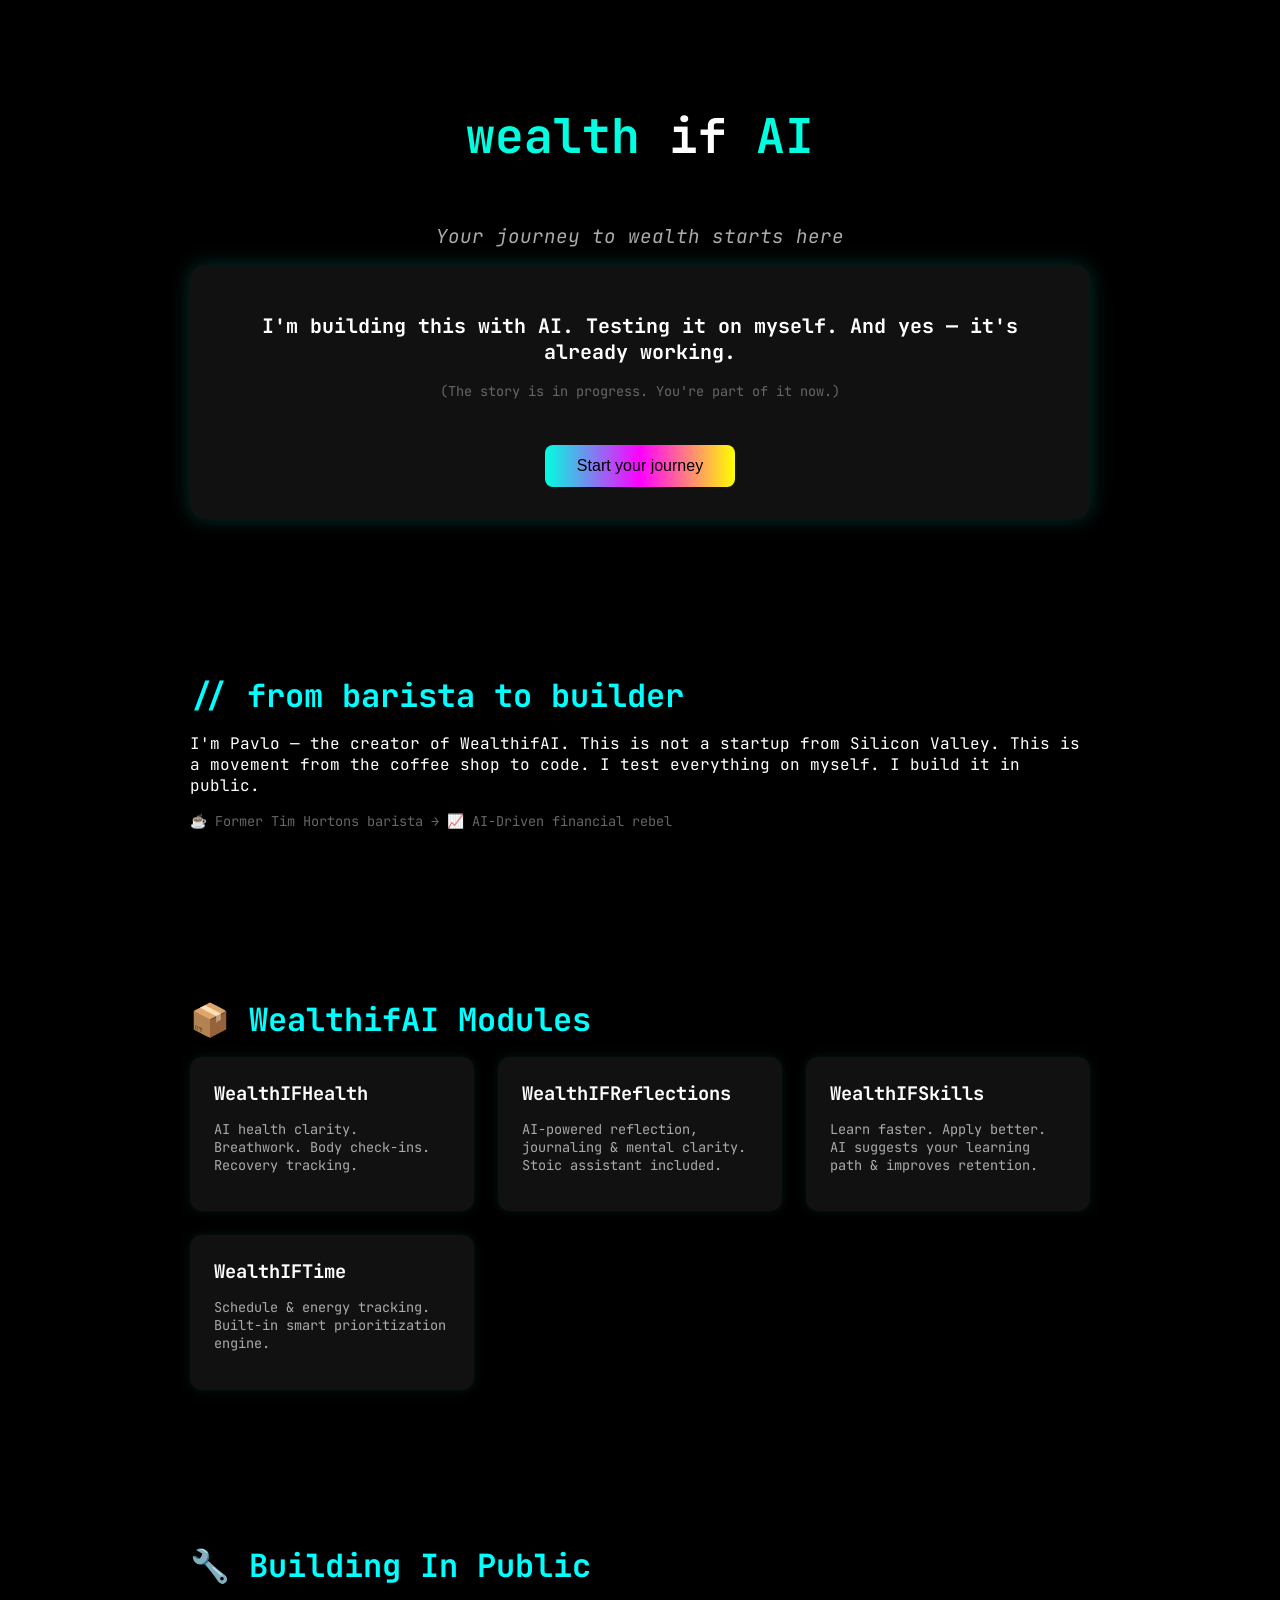
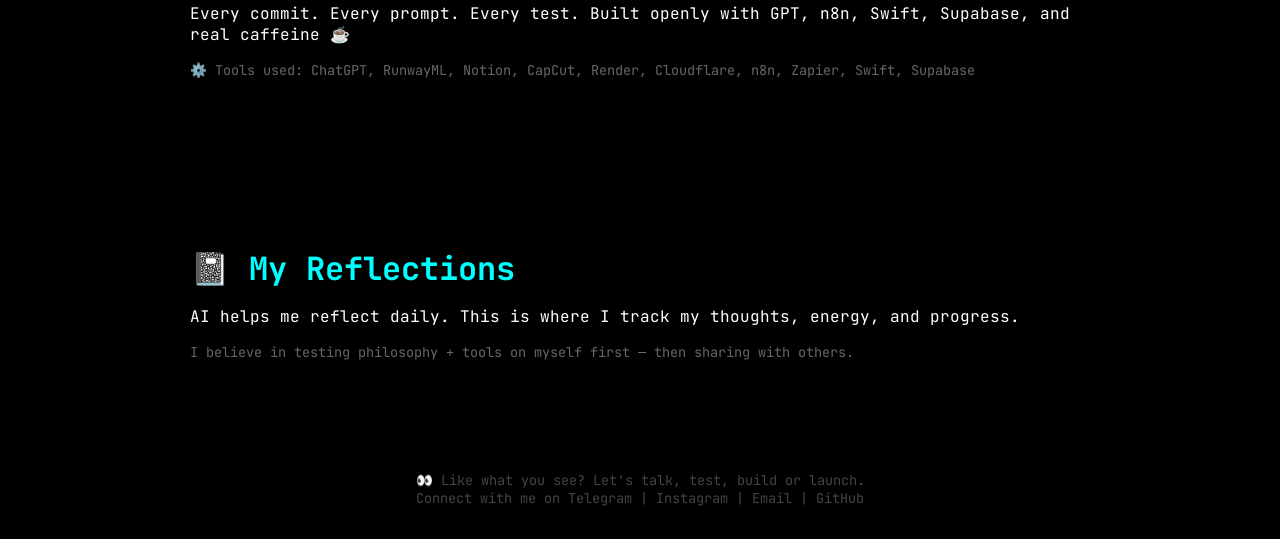
<file: index.html>
<!DOCTYPE html>
<html lang="en">
<head>
  <meta charset="UTF-8" />
  <meta name="viewport" content="width=device-width, initial-scale=1.0" />
  <title>WealthifAI — Unlock Wealth, if AI</title>
  <link rel="preconnect" href="https://fonts.googleapis.com">
  <link href="https://fonts.googleapis.com/css2?family=JetBrains+Mono&display=swap" rel="stylesheet">
  <style>
    body {
      margin: 0;
      font-family: 'JetBrains Mono', monospace;
      background-color: #000;
      color: #fff;
    }
    section {
      padding: 4rem 2rem;
      max-width: 900px;
      margin: auto;
    }
    .hero {
      display: flex;
      flex-direction: column;
      align-items: center;
      text-align: center;
    }
    .hero h1 {
      font-size: 3rem;
      color: #00ffe0;
    }
    .hero .subtitle {
      font-size: 1.2rem;
      color: #aaa;
      margin: 1rem 0;
      font-style: italic;
    }
    .highlight-box {
      background: #111;
      padding: 2rem;
      border-radius: 16px;
      box-shadow: 0 0 20px rgba(0, 255, 224, 0.2);
    }
    .highlight-box h2 {
      font-size: 1.25rem;
      color: #fff;
    }
    .note {
      font-size: 0.85rem;
      color: #666;
    }
    .section-title {
      font-size: 2rem;
      margin-bottom: 1rem;
      color: #0ff;
    }
    .card-grid {
      display: grid;
      grid-template-columns: repeat(auto-fit, minmax(250px, 1fr));
      gap: 1.5rem;
    }
    .card {
      background: #111;
      padding: 1.5rem;
      border-radius: 12px;
      box-shadow: 0 0 10px rgba(0, 255, 224, 0.1);
    }
    .card h3 {
      margin: 0 0 0.5rem;
      color: #fff;
    }
    .card p {
      font-size: 0.85rem;
      color: #aaa;
    }
    .join-button {
      margin-top: 2rem;
      background: linear-gradient(to right, #00ffe0, #f0f, #ff0);
      color: #000;
      border: none;
      padding: 0.75rem 2rem;
      border-radius: 8px;
      font-size: 1rem;
      cursor: pointer;
      transition: 0.3s;
    }
    .join-button:hover {
      opacity: 0.9;
    }
    .footer {
      text-align: center;
      font-size: 0.85rem;
      color: #444;
      padding: 2rem;
    }
  </style>
</head>
<body>
  <section class="hero">
    <h1>wealth <span style="color:#fff">if</span> AI</h1>
    <div class="subtitle">Your journey to wealth starts here</div>
    <div class="highlight-box">
      <h2>I'm building this with AI. Testing it on myself. And yes — it's already working.</h2>
      <p class="note">(The story is in progress. You're part of it now.)</p>
      <button class="join-button">Start your journey</button>
    </div>
  </section>

  <section>
    <h2 class="section-title">// from barista to builder</h2>
    <p>
      I'm Pavlo — the creator of WealthifAI. This is not a startup from Silicon Valley.
      This is a movement from the coffee shop to code. I test everything on myself. I build it in public.
    </p>
    <p class="note">☕ Former Tim Hortons barista → 📈 AI-Driven financial rebel</p>
  </section>

  <section>
    <h2 class="section-title">📦 WealthifAI Modules</h2>
    <div class="card-grid">
      <div class="card">
        <h3>WealthIFHealth</h3>
        <p>AI health clarity. Breathwork. Body check-ins. Recovery tracking.</p>
      </div>
      <div class="card">
        <h3>WealthIFReflections</h3>
        <p>AI-powered reflection, journaling & mental clarity. Stoic assistant included.</p>
      </div>
      <div class="card">
        <h3>WealthIFSkills</h3>
        <p>Learn faster. Apply better. AI suggests your learning path & improves retention.</p>
      </div>
      <div class="card">
        <h3>WealthIFTime</h3>
        <p>Schedule & energy tracking. Built-in smart prioritization engine.</p>
      </div>
    </div>
  </section>

  <section>
    <h2 class="section-title">🔧 Building In Public</h2>
    <p>Every commit. Every prompt. Every test. Built openly with GPT, n8n, Swift, Supabase, and real caffeine ☕</p>
    <p class="note">⚙️ Tools used: ChatGPT, RunwayML, Notion, CapCut, Render, Cloudflare, n8n, Zapier, Swift, Supabase</p>
  </section>

  <section>
    <h2 class="section-title">📓 My Reflections</h2>
    <p>AI helps me reflect daily. This is where I track my thoughts, energy, and progress.</p>
    <p class="note">I believe in testing philosophy + tools on myself first — then sharing with others.</p>
  </section>

  <section class="footer">
    👀 Like what you see? Let's talk, test, build or launch.<br />
    Connect with me on Telegram | Instagram | Email | GitHub
  </section>
</body>
</html>
</file>
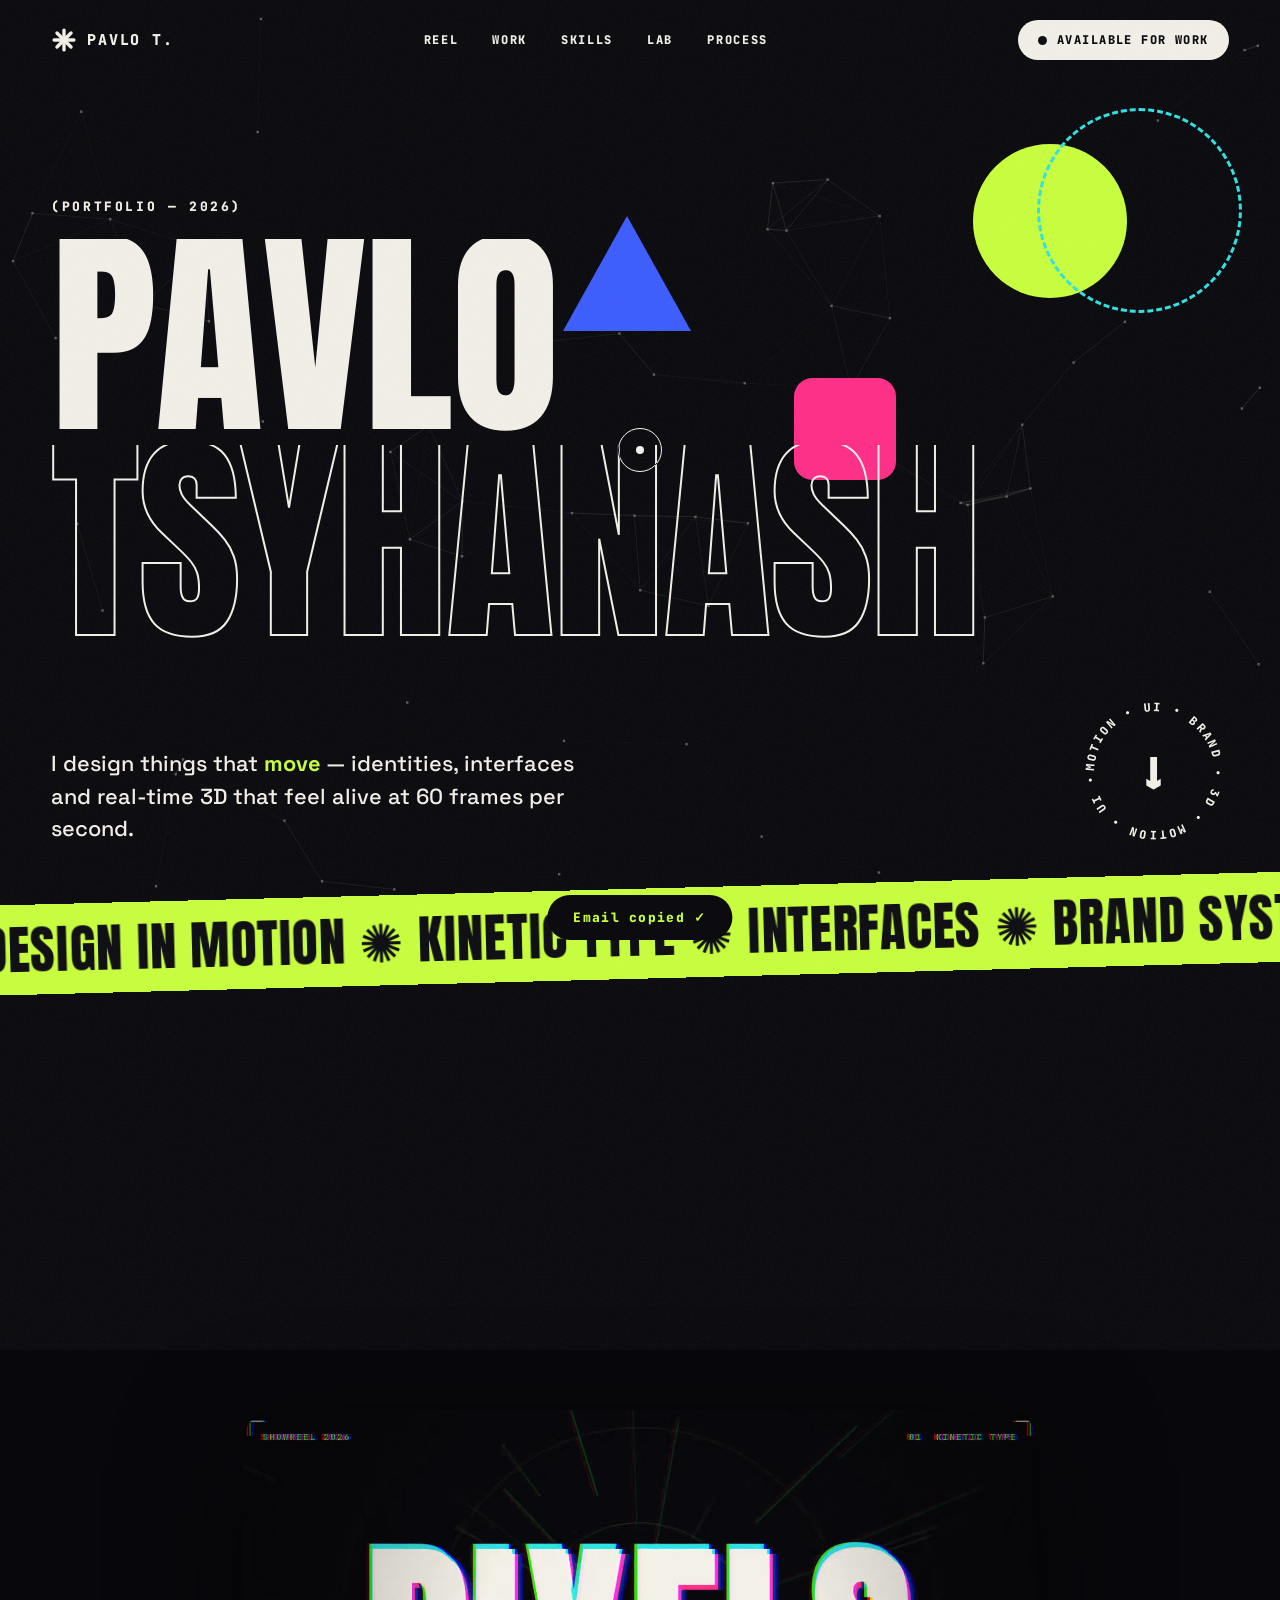
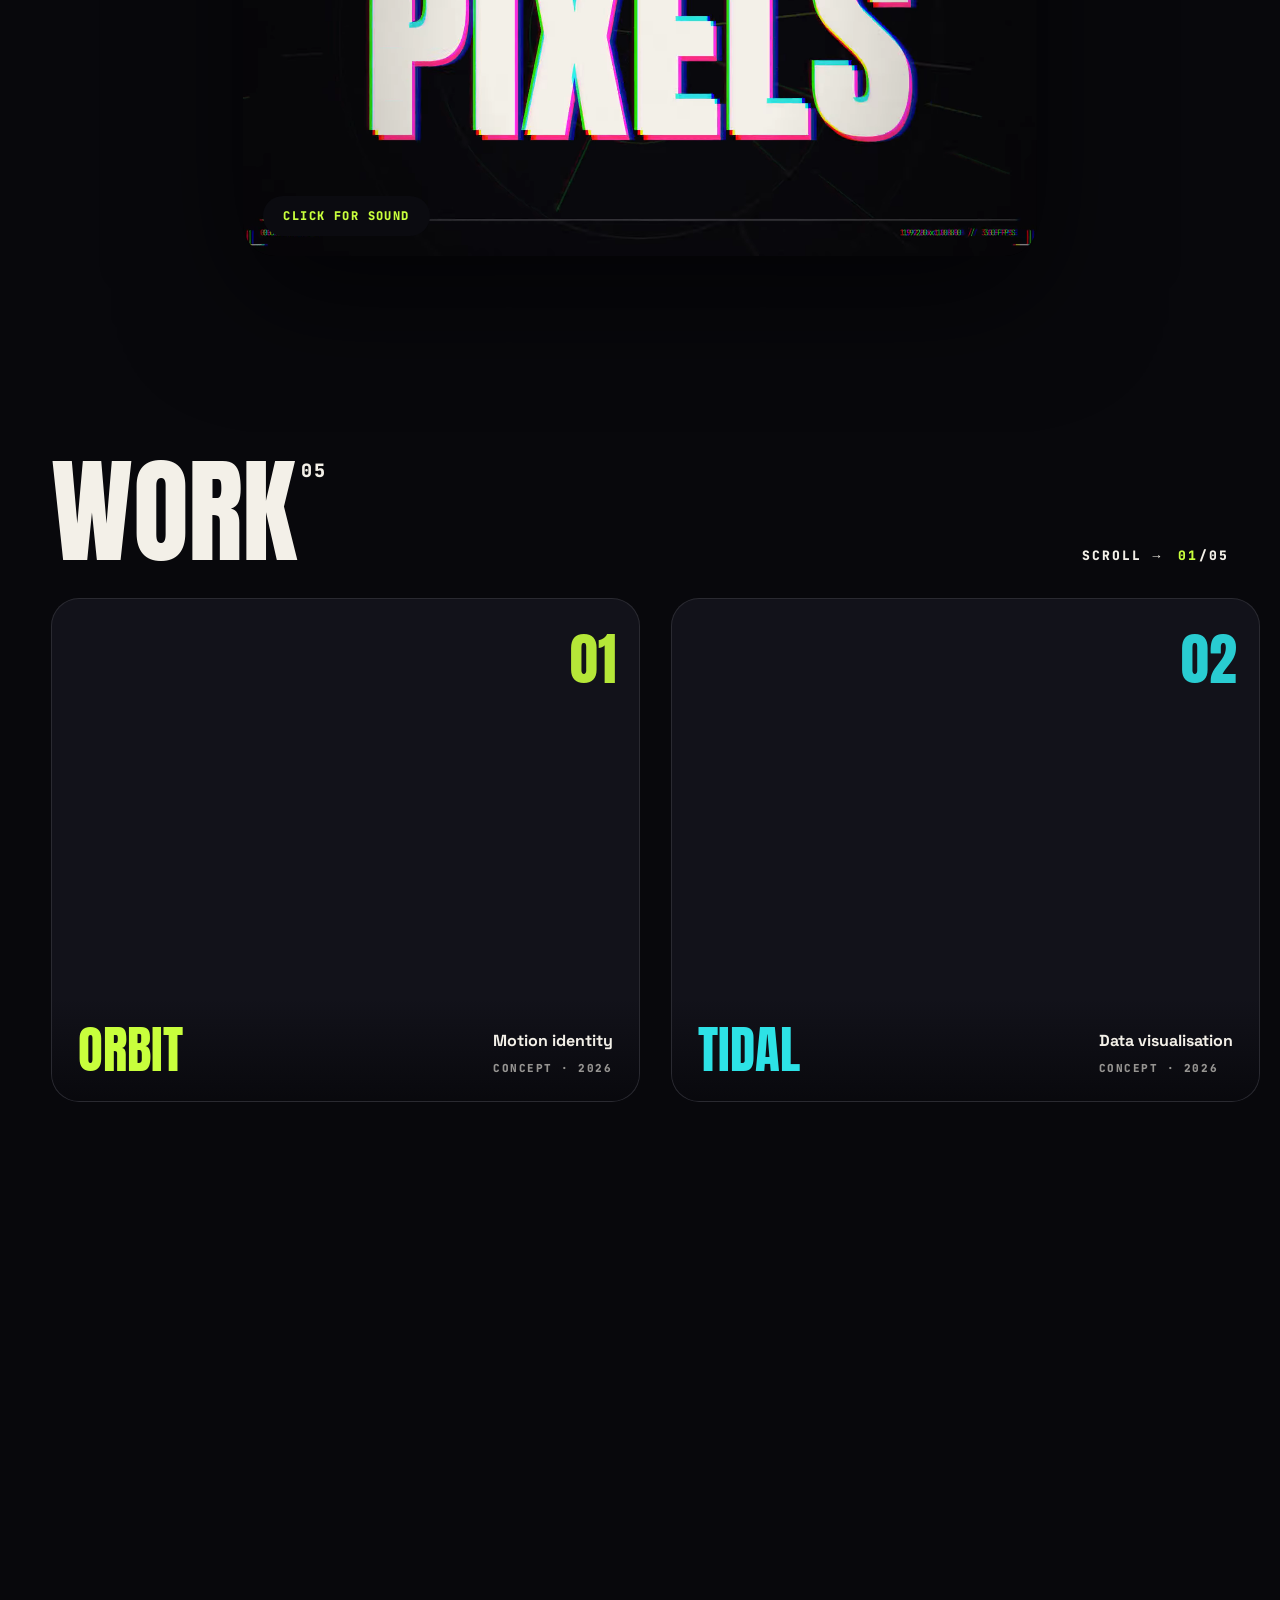
<file: portfolio/index.html>
<!doctype html>
<html lang="en">
<head>
<meta charset="utf-8">
<meta name="viewport" content="width=device-width,initial-scale=1">
<title>Pavlo Tsyhanash — Motion / UI / Brand / 3D</title>
<meta name="description" content="Portfolio of Pavlo Tsyhanash — motion, interface, brand and real-time 3D design.">
<link rel="stylesheet" href="style.css">
</head>
<body class="is-loading">

<div class="loader" aria-hidden="true">
  <div class="loader__panel loader__panel--top"></div>
  <div class="loader__panel loader__panel--bot"></div>
  <div class="loader__count"><span id="loadNum">0</span><i>%</i></div>
  <div class="loader__label">LOADING SHOWREEL 2026</div>
</div>

<canvas id="bg" aria-hidden="true"></canvas>
<div class="grain" aria-hidden="true"></div>
<div class="cursor" aria-hidden="true"><div class="cursor__dot"></div><div class="cursor__ring"><span></span></div></div>
<div class="progress" aria-hidden="true"><i></i></div>

<header class="nav">
  <a href="#hero" class="nav__logo" data-magnet>
    <svg viewBox="-50 -50 100 100" class="star" aria-hidden="true"><g stroke="currentColor" stroke-width="13" stroke-linecap="round"><path d="M-38 0H38"/><path d="M-27 -27L27 27"/><path d="M0 -38V38"/><path d="M27 -27L-27 27"/></g></svg>
    <span>PAVLO T.</span>
  </a>
  <nav class="nav__links">
    <a href="#reel" data-magnet>Reel</a>
    <a href="#work" data-magnet>Work</a>
    <a href="#skills" data-magnet>Skills</a>
    <a href="#lab" data-magnet>Lab</a>
    <a href="#process" data-magnet>Process</a>
  </nav>
  <a href="#contact" class="pill pill--live" data-magnet><i></i>Available for work</a>
</header>

<main>

<!-- HERO -->
<section id="hero" class="hero" data-bg="#08080c" data-fg="#f3f0e8">
  <div class="hero__shapes" aria-hidden="true">
    <span class="shape shape--circle" data-depth="40"></span>
    <span class="shape shape--square" data-depth="-60"></span>
    <span class="shape shape--tri" data-depth="80"></span>
    <span class="shape shape--ring" data-depth="-30"></span>
  </div>
  <p class="eyebrow reveal-line"><span>(Portfolio — 2026)</span></p>
  <h1 class="hero__title" aria-label="Pavlo Tsyhanash">
    <span class="row" data-split>PAVLO</span>
    <span class="row row--outline" data-split>TSYHANASH</span>
  </h1>
  <div class="hero__foot">
    <p class="hero__lead reveal-line"><span>I design things that <em>move</em> — identities, interfaces and real-time 3D that feel alive at 60 frames per second.</span></p>
    <div class="badge" aria-hidden="true">
      <svg viewBox="0 0 200 200"><defs><path id="circ" d="M100,100 m-80,0 a80,80 0 1,1 160,0 a80,80 0 1,1 -160,0"/></defs><text><textPath href="#circ">MOTION • UI • BRAND • 3D • MOTION • UI • BRAND • 3D •</textPath></text></svg>
      <b>↓</b>
    </div>
  </div>
</section>

<div class="marquee" aria-hidden="true">
  <div class="marquee__track"><span>DESIGN IN MOTION ✺ KINETIC TYPE ✺ INTERFACES ✺ BRAND SYSTEMS ✺ REAL-TIME 3D ✺ CREATIVE CODE ✺ </span><span>DESIGN IN MOTION ✺ KINETIC TYPE ✺ INTERFACES ✺ BRAND SYSTEMS ✺ REAL-TIME 3D ✺ CREATIVE CODE ✺ </span></div>
</div>

<!-- REEL -->
<section id="reel" class="reel" data-bg="#08080c" data-fg="#f3f0e8">
  <div class="reel__head">
    <p class="eyebrow"><span>(01) Showreel</span></p>
    <h2 class="h2" data-split-words>15 seconds. Everything I do.</h2>
  </div>
  <div class="reel__stage">
    <div class="reel__frame" data-cursor="SOUND">
      <video id="reelVideo" muted loop playsinline preload="metadata"><source src="../reel/reel.webm" type="video/webm"><source src="../reel/reel.mp4" type="video/mp4"></video>
      <div class="reel__ui"><span class="pill pill--dark" id="soundPill">Click for sound</span></div>
    </div>
  </div>
</section>

<!-- WORK -->
<section id="work" class="work" data-bg="#08080c" data-fg="#f3f0e8">
  <div class="work__pin">
    <div class="work__head">
      <p class="eyebrow"><span>(02) Selected concepts</span></p>
      <h2 class="h2">Work<sup>05</sup></h2>
      <p class="work__hint">Scroll → <span class="work__count"><b id="workIdx">01</b>/05</span></p>
    </div>
    <div class="work__track" id="workTrack">
      <article class="card" data-art="orbit" data-cursor="VIEW" style="--c:#c8ff3c">
        <div class="card__art"><canvas></canvas></div>
        <div class="card__meta"><h3>Orbit</h3><p>Motion identity</p><span>Concept · 2026</span></div>
        <div class="card__num">01</div>
      </article>
      <article class="card" data-art="tide" data-cursor="VIEW" style="--c:#2de2e6">
        <div class="card__art"><canvas></canvas></div>
        <div class="card__meta"><h3>Tidal</h3><p>Data visualisation</p><span>Concept · 2026</span></div>
        <div class="card__num">02</div>
      </article>
      <article class="card" data-art="grid" data-cursor="VIEW" style="--c:#ff2d87">
        <div class="card__art"><canvas></canvas></div>
        <div class="card__meta"><h3>Gridlock</h3><p>UI system &amp; motion tokens</p><span>Concept · 2026</span></div>
        <div class="card__num">03</div>
      </article>
      <article class="card" data-art="solid" data-cursor="VIEW" style="--c:#3b5cff">
        <div class="card__art"><canvas></canvas></div>
        <div class="card__meta"><h3>Volume</h3><p>Real-time 3D</p><span>Concept · 2026</span></div>
        <div class="card__num">04</div>
      </article>
      <article class="card" data-art="type" data-cursor="VIEW" style="--c:#f3f0e8">
        <div class="card__art"><canvas></canvas></div>
        <div class="card__meta"><h3>Kern</h3><p>Kinetic type specimen</p><span>Concept · 2026</span></div>
        <div class="card__num">05</div>
      </article>
    </div>
  </div>
</section>

<!-- SKILLS -->
<section id="skills" class="skills" data-bg="#f3f0e8" data-fg="#0b0b10">
  <p class="eyebrow"><span>(03) Capabilities</span></p>
  <h2 class="h2" data-split-words>What I bring to the frame</h2>
  <ul class="skill-list">
    <li class="skill" data-cursor="+">
      <span class="skill__n">01</span><h3>Motion design</h3>
      <p>Kinetic type, transitions, easing that has opinions.</p>
      <span class="skill__tags">After Effects · Rive · Lottie · CSS/JS</span>
      <i class="skill__bar" style="--c:#c8ff3c"></i>
    </li>
    <li class="skill" data-cursor="+">
      <span class="skill__n">02</span><h3>Interface design</h3>
      <p>Systems with rhythm — components, states, micro-interactions.</p>
      <span class="skill__tags">Figma · Design systems · Prototyping</span>
      <i class="skill__bar" style="--c:#ff2d87"></i>
    </li>
    <li class="skill" data-cursor="+">
      <span class="skill__n">03</span><h3>Brand identity</h3>
      <p>Logos that animate, palettes that hold up, voices that stick.</p>
      <span class="skill__tags">Identity · Type · Guidelines</span>
      <i class="skill__bar" style="--c:#3b5cff"></i>
    </li>
    <li class="skill" data-cursor="+">
      <span class="skill__n">04</span><h3>3D &amp; real-time</h3>
      <p>Shaders, particles and scenes that run in a browser tab.</p>
      <span class="skill__tags">Three.js · WebGL · Blender</span>
      <i class="skill__bar" style="--c:#2de2e6"></i>
    </li>
    <li class="skill" data-cursor="+">
      <span class="skill__n">05</span><h3>Creative code</h3>
      <p>This site is hand-written canvas, CSS and ~0 dependencies.</p>
      <span class="skill__tags">JavaScript · Canvas · GLSL</span>
      <i class="skill__bar" style="--c:#0b0b10"></i>
    </li>
  </ul>
  <div class="stats">
    <div><b data-count="60">0</b><span>FPS target</span></div>
    <div><b data-count="0">0</b><span>Templates used</span></div>
    <div><b data-count="1000">0</b><span>Easing curves tweaked</span></div>
    <div><b data-count="100">0</b><span>% obsessed with details</span></div>
  </div>
</section>

<!-- LAB -->
<section id="lab" class="lab" data-bg="#0d1030" data-fg="#f3f0e8">
  <p class="eyebrow"><span>(04) Playground</span></p>
  <h2 class="h2" data-split-words>Touch everything</h2>
  <div class="lab__grid">
    <div class="tile tile--ease">
      <header><span>A</span><h3>Easing lab</h3></header>
      <canvas id="easeCanvas"></canvas>
      <div class="chips" id="easeChips"></div>
    </div>
    <div class="tile tile--spring" data-cursor="DRAG">
      <header><span>B</span><h3>Spring physics</h3><em>drag the ball</em></header>
      <canvas id="springCanvas"></canvas>
    </div>
    <div class="tile tile--field" data-cursor="MOVE">
      <header><span>C</span><h3>Magnetic field</h3><em>move your cursor</em></header>
      <canvas id="fieldCanvas"></canvas>
    </div>
    <div class="tile tile--tilt">
      <header><span>D</span><h3>Depth card</h3><em>hover</em></header>
      <div class="tilt" id="tilt">
        <div class="tilt__layer tilt__layer--1"></div>
        <div class="tilt__layer tilt__layer--2"></div>
        <div class="tilt__layer tilt__layer--3"><b>3D</b></div>
        <div class="tilt__glare"></div>
      </div>
    </div>
  </div>
</section>

<!-- PROCESS -->
<section id="process" class="process" data-bg="#c8ff3c" data-fg="#0b0b10">
  <p class="eyebrow"><span>(05) Process</span></p>
  <h2 class="h2" data-split-words>From blank frame to final render</h2>
  <div class="steps" id="steps">
    <div class="steps__line"><i id="stepsFill"></i></div>
    <div class="step"><span class="step__n">01</span><div><h3>Listen</h3><p>Goals, audience, constraints. I ask annoying questions early so the pixels don't have to.</p></div></div>
    <div class="step"><span class="step__n">02</span><div><h3>Sketch &amp; storyboard</h3><p>Fast, ugly, honest. Motion gets a storyboard, interfaces get flows.</p></div></div>
    <div class="step"><span class="step__n">03</span><div><h3>Build in motion</h3><p>Prototype with real easing, real data, real devices. Static comps lie.</p></div></div>
    <div class="step"><span class="step__n">04</span><div><h3>Polish &amp; ship</h3><p>Frame-by-frame tuning, performance budget, handoff that developers actually like.</p></div></div>
  </div>
</section>

<!-- CONTACT -->
<section id="contact" class="contact" data-bg="#ff2d87" data-fg="#0b0b10">
  <p class="eyebrow"><span>(06) Contact</span></p>
  <h2 class="contact__title" data-split>LET'S MAKE</h2>
  <h2 class="contact__title contact__title--outline" data-split>IT MOVE.</h2>
  <div class="contact__row">
    <button class="mail" id="mailBtn" data-magnet data-cursor="COPY"><span>pavlo.tsyhanash@gmail.com</span><i>↗</i></button>
    <a class="pill pill--dark" href="mailto:pavlo.tsyhanash@gmail.com?subject=Project%20inquiry" data-magnet>Start a project</a>
  </div>
  <footer class="foot"><span>© 2026 Pavlo Tsyhanash</span><span>Designed &amp; coded by hand</span><a href="#hero" data-magnet>Back to top ↑</a></footer>
</section>

</main>

<div class="toast" id="toast">Email copied ✓</div>
<script src="main.js"></script>
</body>
</html>
</file>
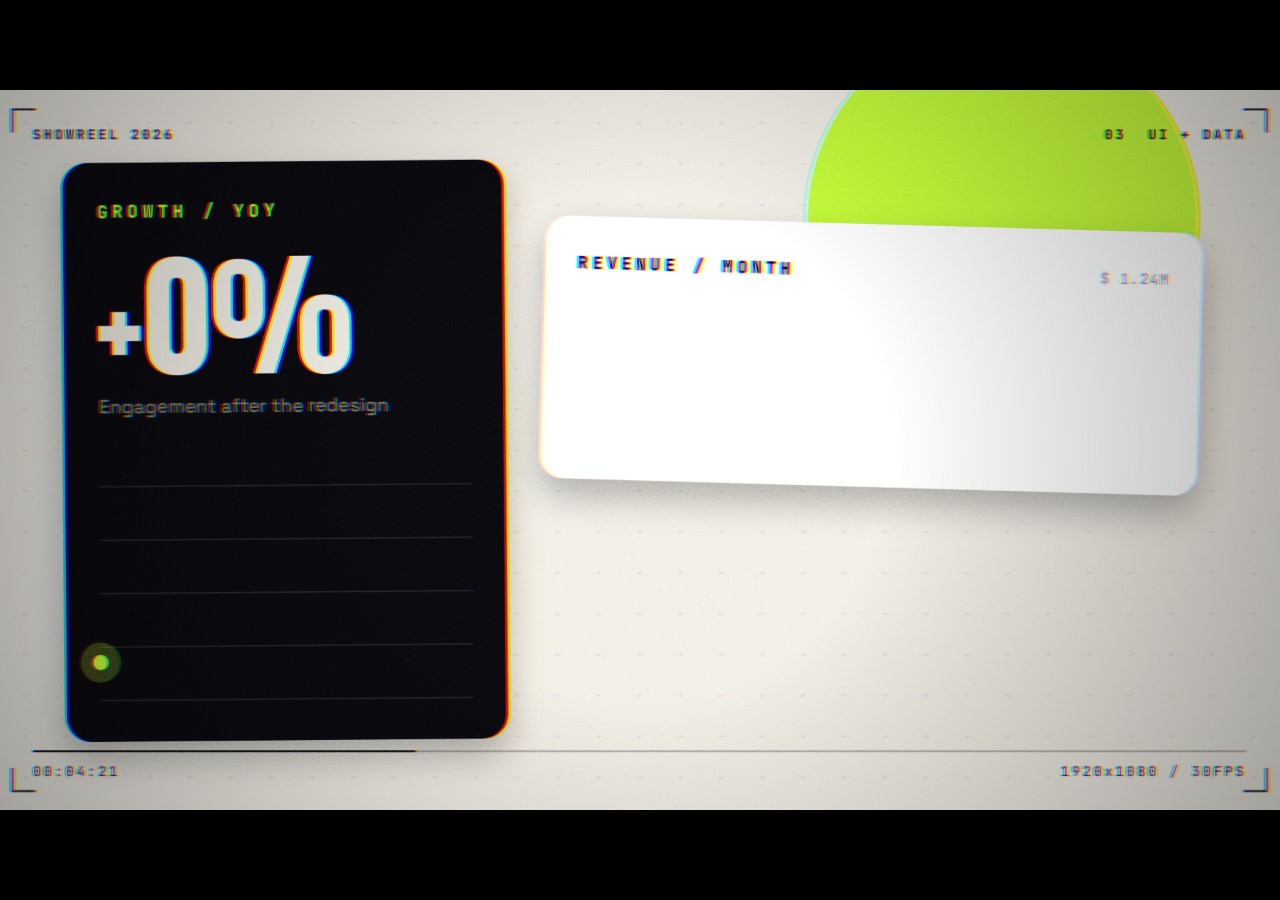
<file: reel/index.html>
<!doctype html>
<html lang="en">
<head>
<meta charset="utf-8">
<meta name="viewport" content="width=device-width,initial-scale=1">
<title>Showreel 2026</title>
<style>
@font-face{font-family:Anton;src:url(fonts/anton.woff2) format("woff2")}
@font-face{font-family:SG;font-weight:700;src:url(fonts/sg700.woff2) format("woff2")}
@font-face{font-family:SG;font-weight:500;src:url(fonts/sg500.woff2) format("woff2")}
@font-face{font-family:JB;font-weight:800;src:url(fonts/jb800.woff2) format("woff2")}
@font-face{font-family:JB;font-weight:500;src:url(fonts/jb500.woff2) format("woff2")}
html,body{margin:0;height:100%;background:#000;overflow:hidden}
canvas{display:block;width:100vw;height:100vh;object-fit:contain}
</style>
</head>
<body>
<canvas id="c" width="1920" height="1080"></canvas>
<script src="reel.js"></script>
</body>
</html>
</file>
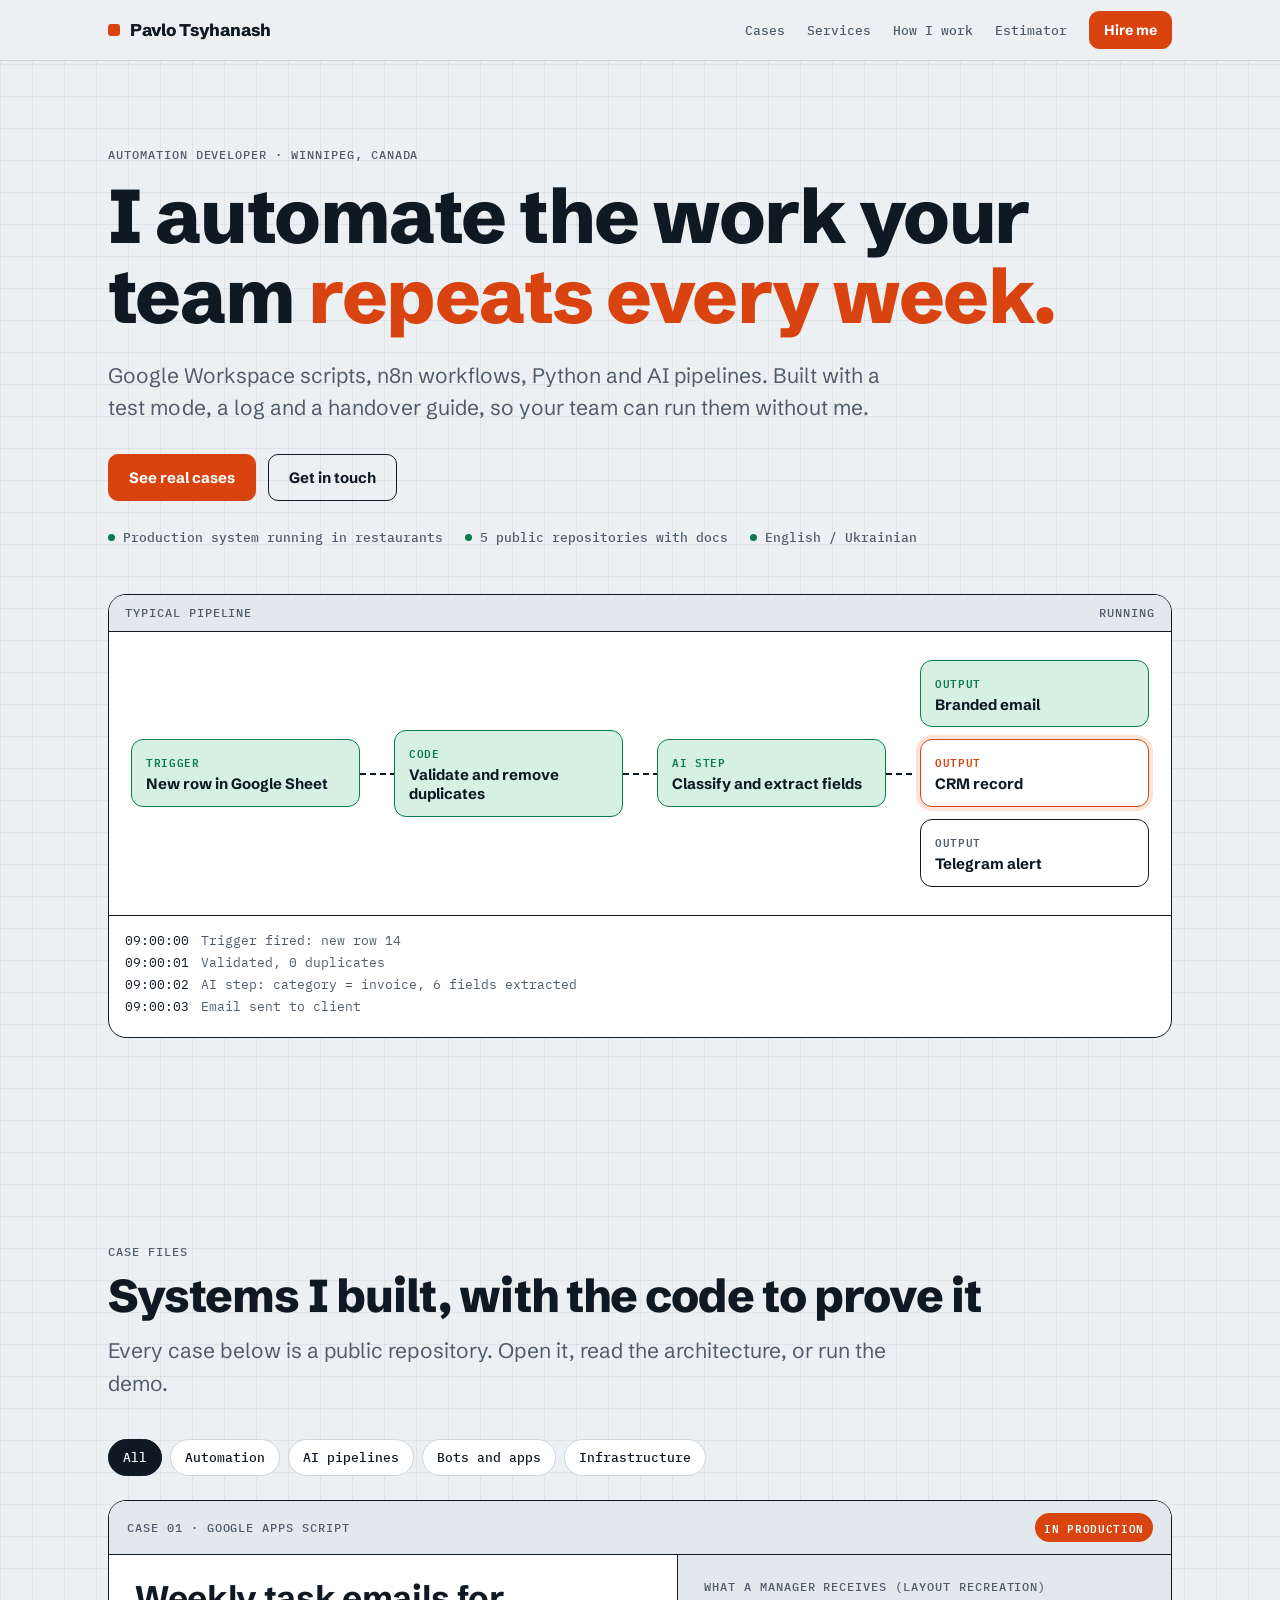
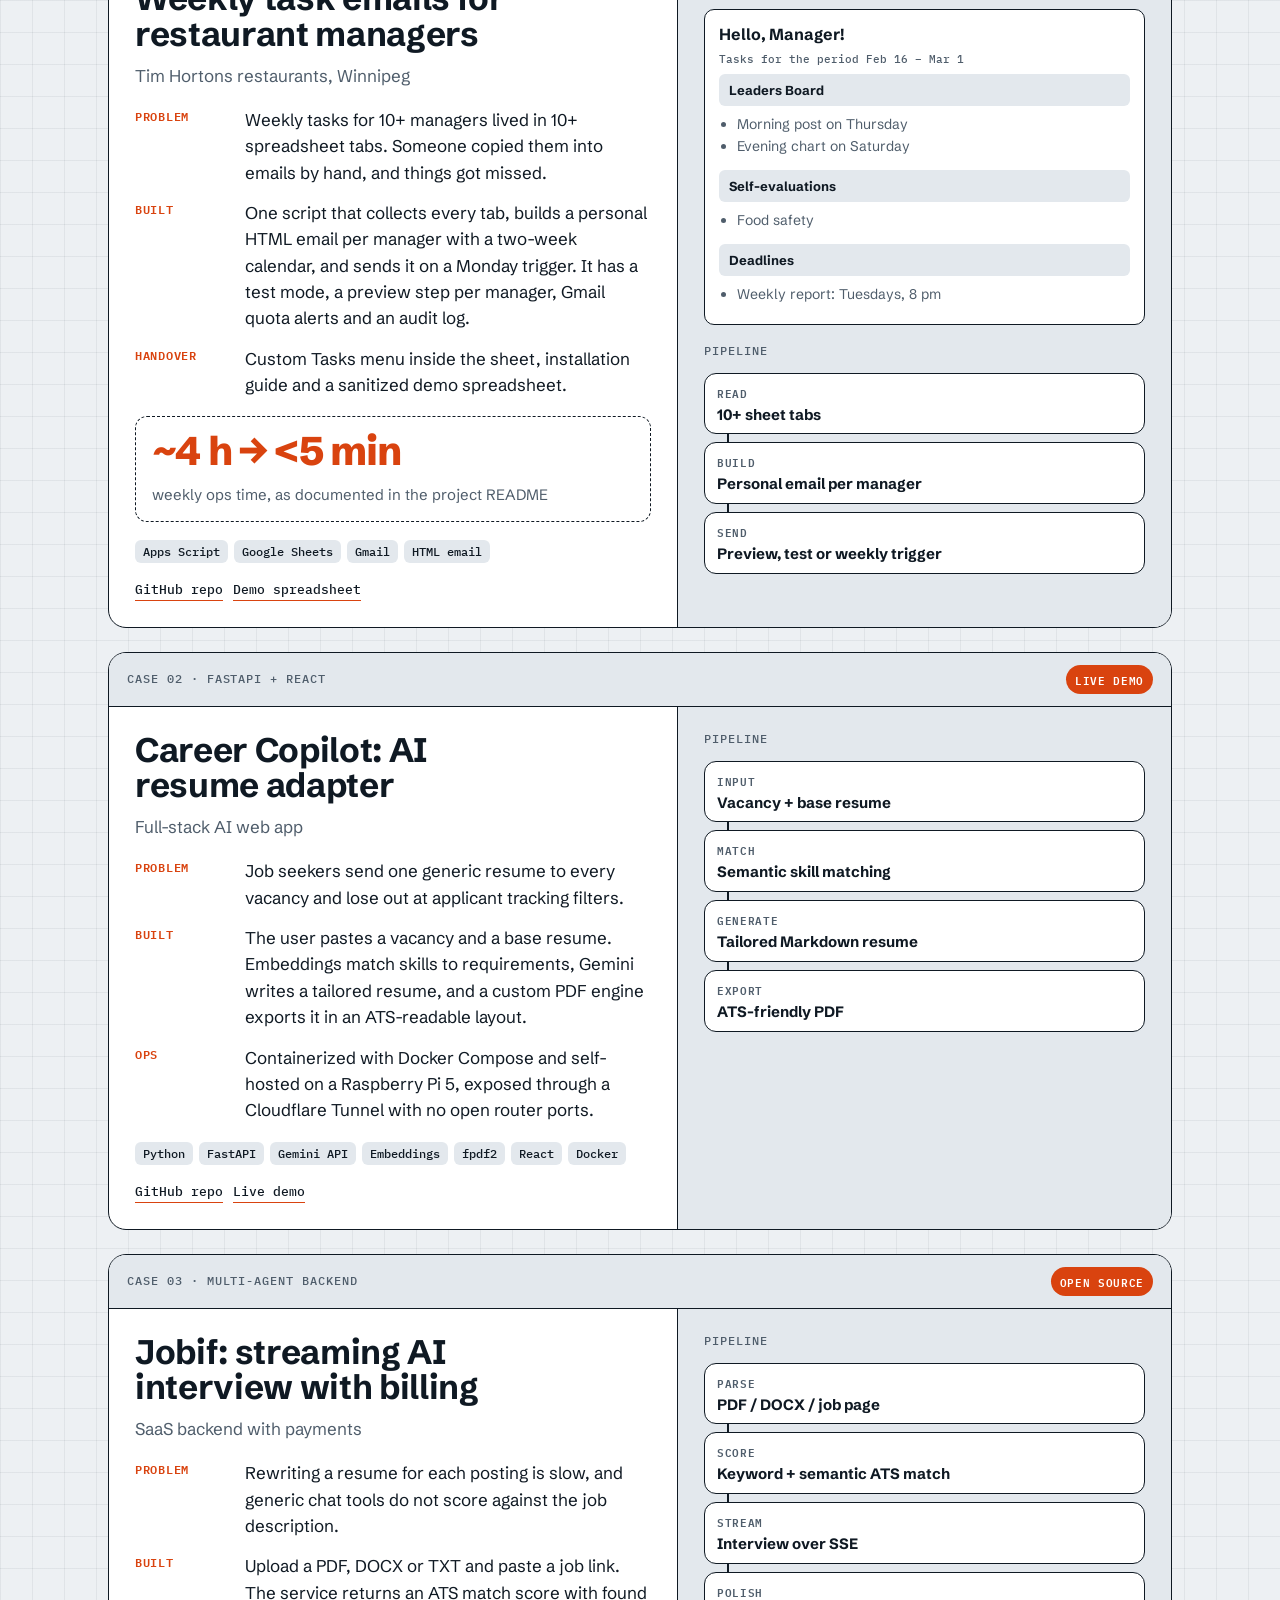
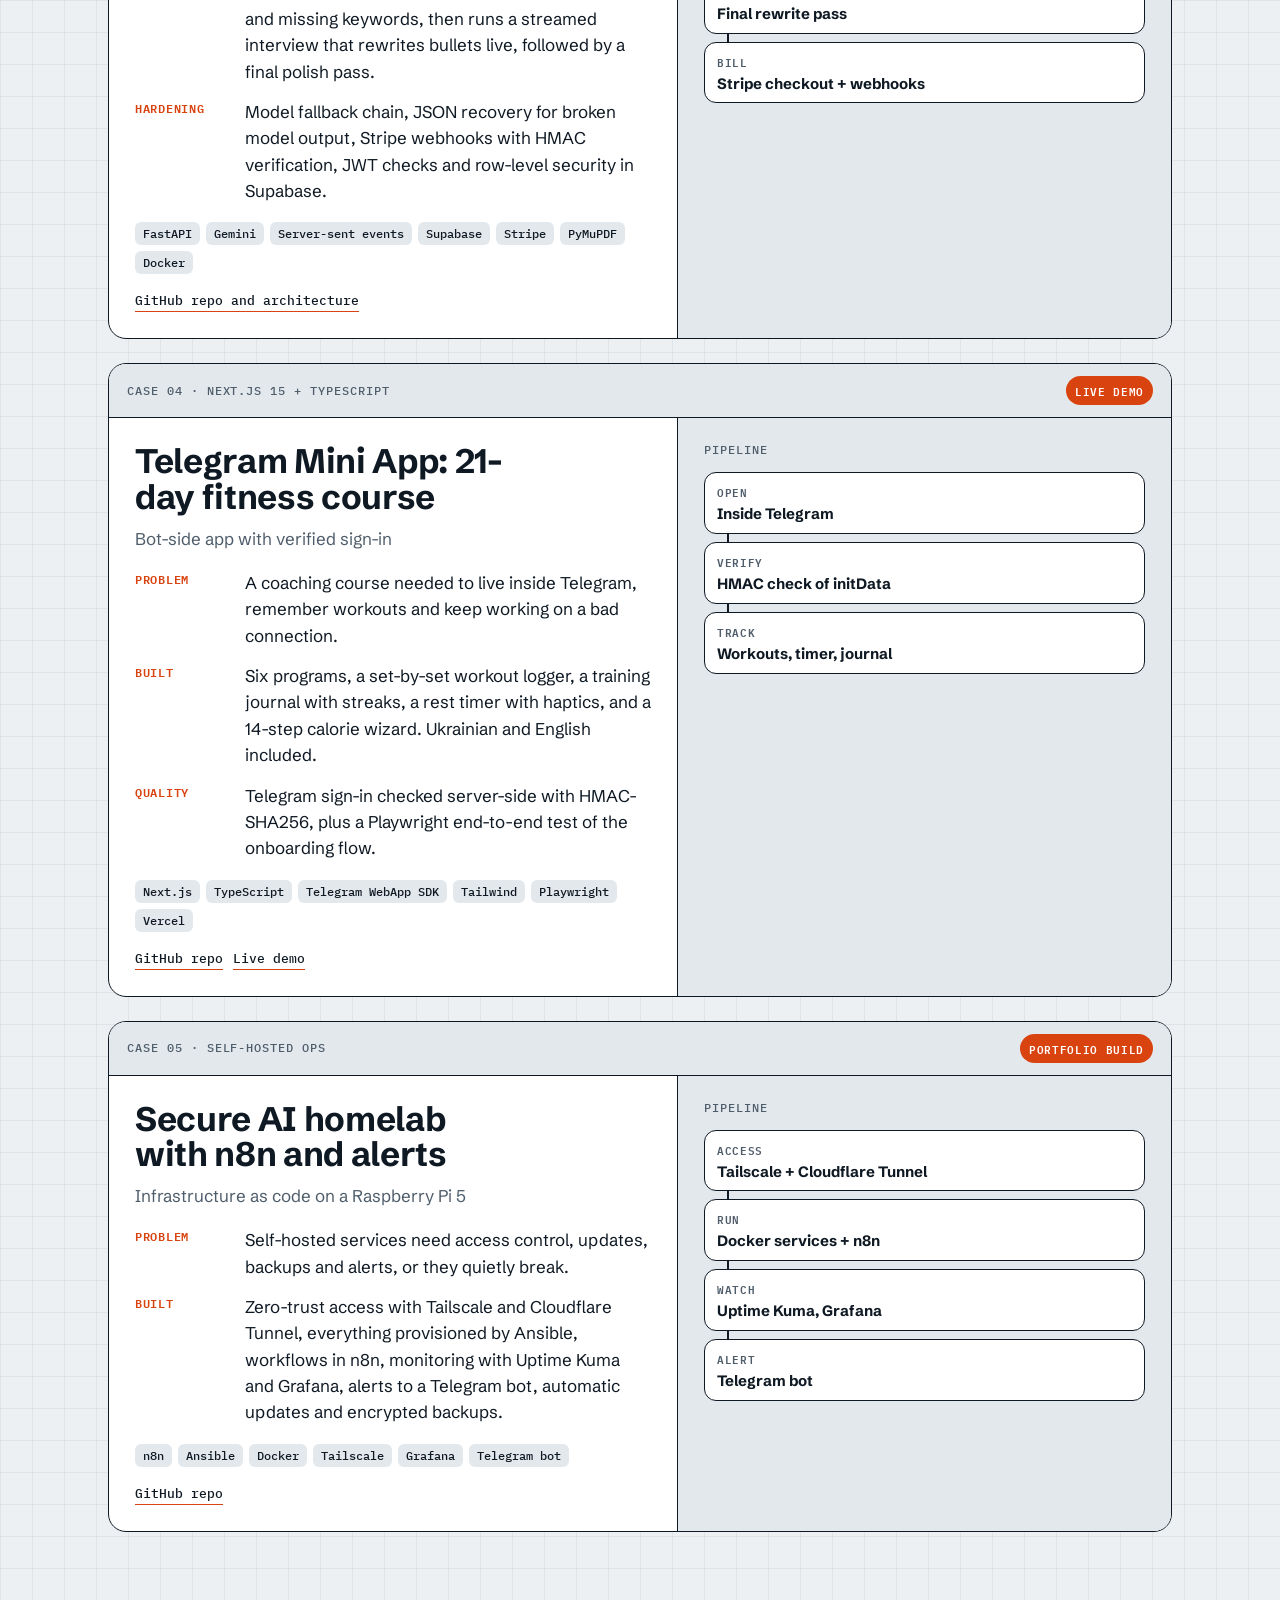
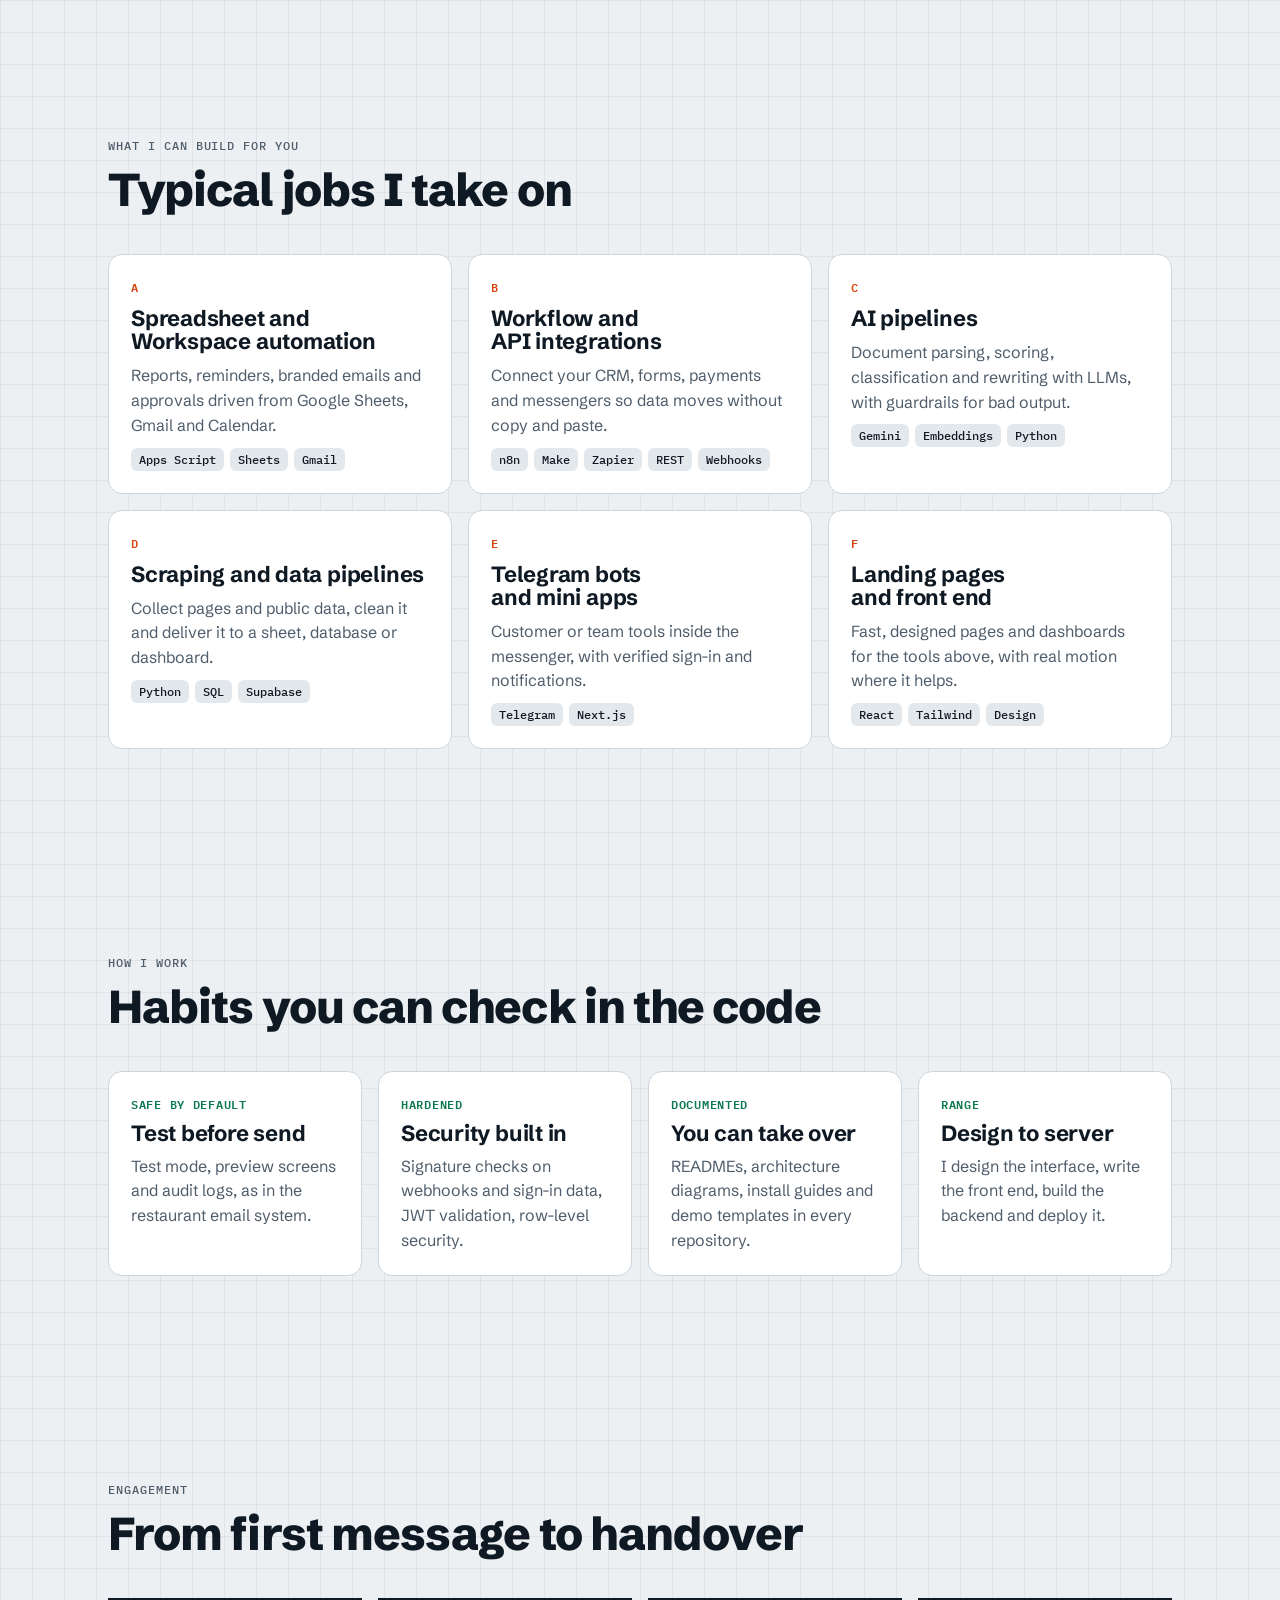
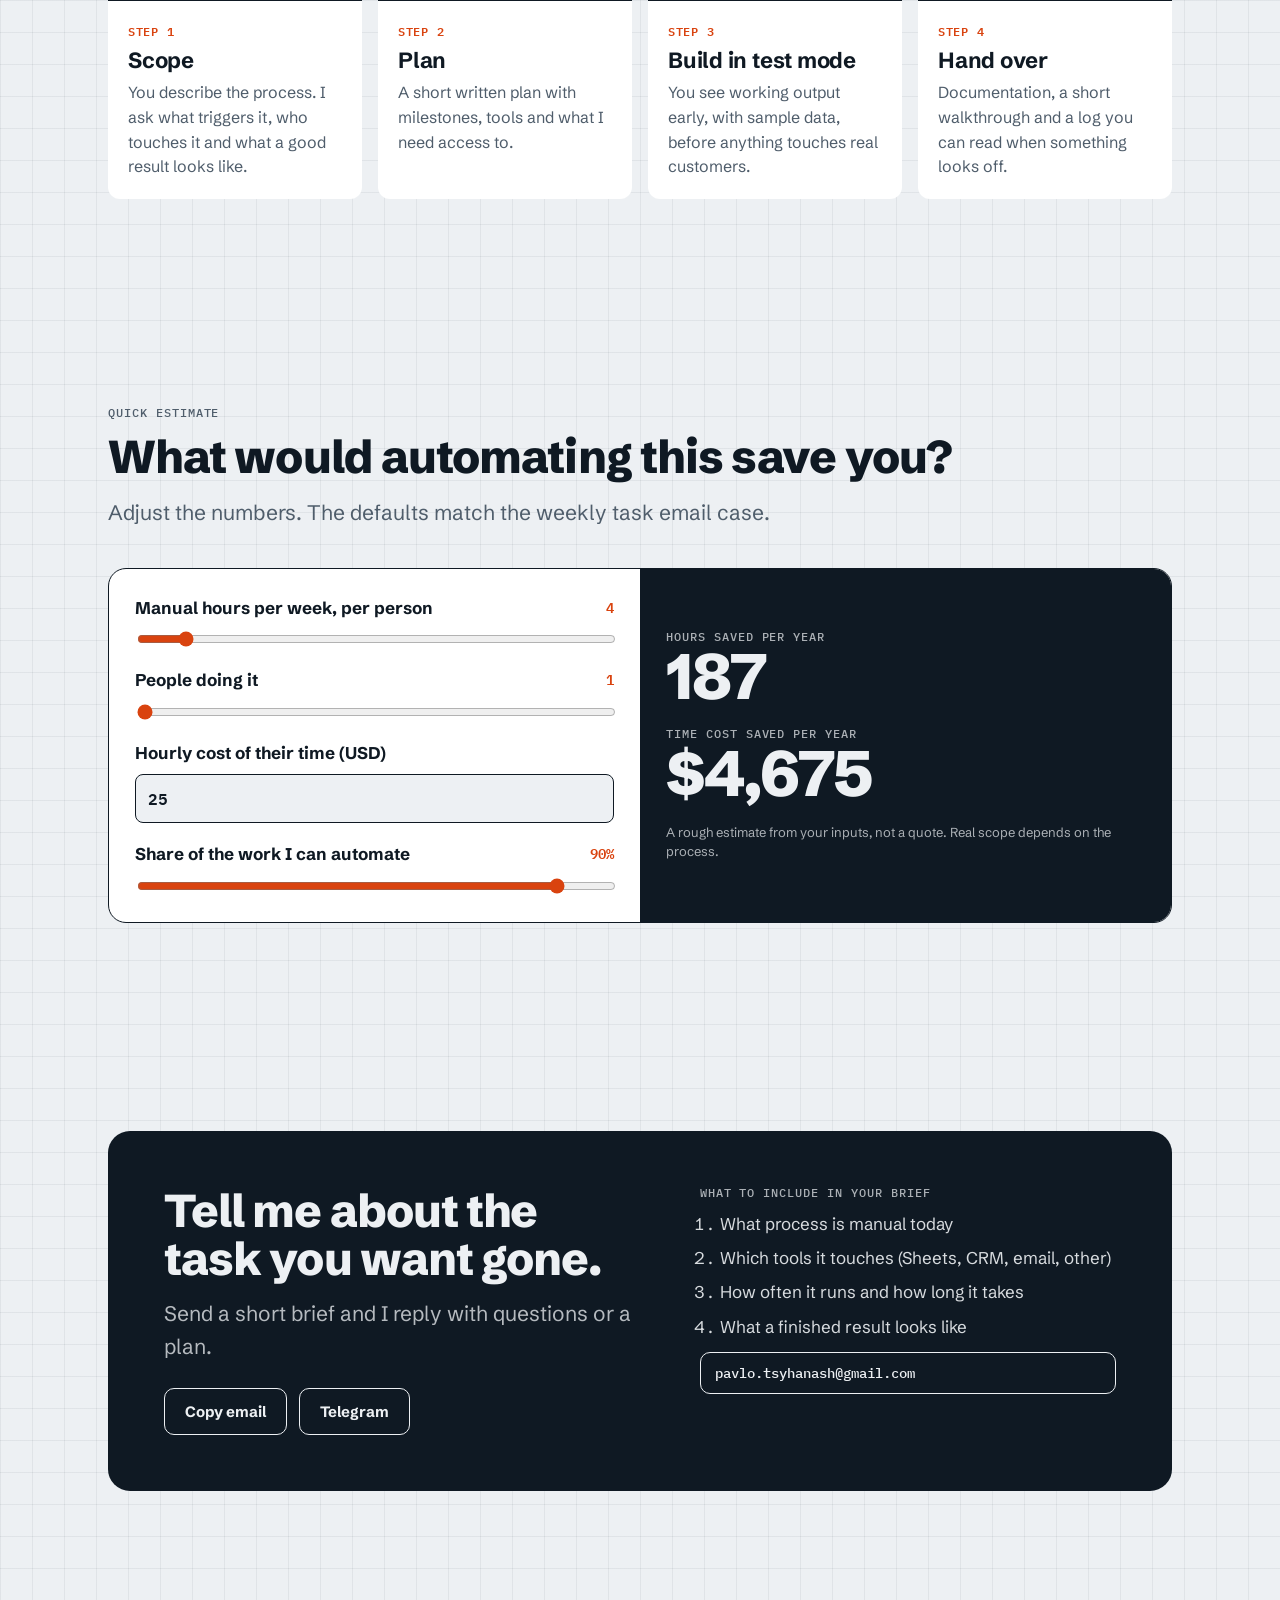
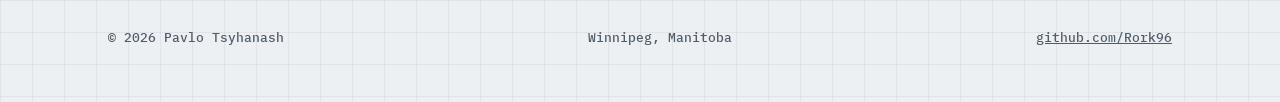
<file: upwork/index.html>
<!doctype html>
<html lang="en">
<head>
<meta charset="utf-8">
<meta name="viewport" content="width=device-width,initial-scale=1,viewport-fit=cover">
<title>Pavlo Tsyhanash Automation</title>
<link rel="preconnect" href="https://fonts.googleapis.com">
<link rel="preconnect" href="https://fonts.gstatic.com" crossorigin>
<link href="https://fonts.googleapis.com/css2?family=IBM+Plex+Mono:wght@400;500;600&family=Schibsted+Grotesk:wght@400;500;700;800&display=swap" rel="stylesheet">
<style>
body{margin:0}

/* Layout: the page reads like a workflow canvas. Every case shows its pipeline as connected nodes. */
:root{
  --bg:#edf0f3; --surface:#ffffff; --surface-2:#e3e8ed; --fg:#0f1923; --muted:#4f5d6b; --line:#cdd5dd;
  --accent:#d9430f; --accent-fg:#ffffff; --accent-soft:#fde4da; --ok:#0c7a4e; --ok-soft:#d6f1e4;
  --grid:rgba(15,25,35,.06);
  --display:"Schibsted Grotesk",ui-sans-serif,system-ui,-apple-system,"Segoe UI",sans-serif;
  --mono:"IBM Plex Mono",ui-monospace,SFMono-Regular,Menlo,Consolas,monospace;
  --gutter:clamp(16px,4vw,48px);
}
@media (prefers-color-scheme:dark){:root:not([data-theme="light"]){
  --bg:#0d141b; --surface:#151e27; --surface-2:#1d2833; --fg:#e8edf2; --muted:#9aa9b8; --line:#2a3744;
  --accent:#ff7a4a; --accent-fg:#14100d; --accent-soft:#3a2118; --ok:#4fd39b; --ok-soft:#14352a; --grid:rgba(232,237,242,.06); color-scheme:dark}}
:root[data-theme="dark"]{
  --bg:#0d141b; --surface:#151e27; --surface-2:#1d2833; --fg:#e8edf2; --muted:#9aa9b8; --line:#2a3744;
  --accent:#ff7a4a; --accent-fg:#14100d; --accent-soft:#3a2118; --ok:#4fd39b; --ok-soft:#14352a; --grid:rgba(232,237,242,.06); color-scheme:dark}

*{box-sizing:border-box}
[hidden]{display:none!important}
html{scroll-behavior:smooth}
body{margin:0;background:var(--bg);color:var(--fg);font:400 17px/1.55 var(--display);-webkit-font-smoothing:antialiased;
  background-image:linear-gradient(var(--grid) 1px,transparent 1px),linear-gradient(90deg,var(--grid) 1px,transparent 1px);background-size:32px 32px}
a{color:inherit}
:focus-visible{outline:3px solid var(--accent);outline-offset:3px;border-radius:6px}
.wrap{max-width:1160px;margin:0 auto;padding-inline:var(--gutter)}
section{padding-block:clamp(56px,9vw,104px)}
h1,h2,h3{margin:0;text-wrap:balance;line-height:1.05;letter-spacing:-.02em}
h1{font-size:clamp(38px,6.4vw,76px);font-weight:800}
h2{font-size:clamp(28px,4vw,46px);font-weight:800}
h3{font-size:22px;font-weight:700;letter-spacing:-.01em}
p{margin:0}
.label{font:500 12px/1 var(--mono);letter-spacing:.08em;text-transform:uppercase;color:var(--muted)}
.lead{font-size:clamp(18px,2vw,21px);color:var(--muted);max-width:60ch}
.mono{font-family:var(--mono)}

/* top bar */
.bar{position:sticky;top:env(safe-area-inset-top,0px);z-index:20;background:color-mix(in srgb,var(--bg) 88%,transparent);backdrop-filter:blur(10px);border-bottom:1px solid var(--line)}
.bar .wrap{display:flex;align-items:center;gap:20px;min-height:60px;flex-wrap:wrap;padding-block:8px}
.brand{font-weight:800;letter-spacing:-.01em;text-decoration:none;display:flex;align-items:center;gap:10px}
.brand i{width:12px;height:12px;border-radius:3px;background:var(--accent);display:block}
.bar nav{display:flex;gap:18px;margin-left:auto;font:500 13px var(--mono)}
.bar nav a{text-decoration:none;color:var(--muted);padding:6px 2px}
.bar nav a:hover{color:var(--fg)}
@media (max-width:720px){.bar nav{display:none}.bar .btn{margin-left:auto}}

/* buttons */
.btn{display:inline-flex;align-items:center;gap:10px;padding:13px 20px;border-radius:10px;font:700 15px var(--display);text-decoration:none;border:1.5px solid var(--fg);background:transparent;color:var(--fg);cursor:pointer;transition:transform .15s,background .15s}
.btn:hover{transform:translateY(-2px)}
.btn--primary{background:var(--accent);border-color:var(--accent);color:var(--accent-fg)}
.btn--sm{padding:9px 14px;font-size:14px}
.row{display:flex;gap:12px;flex-wrap:wrap;align-items:center}

/* hero */
.hero{padding-top:clamp(40px,7vw,88px)}
.hero-grid{display:grid;grid-template-columns:minmax(0,1fr);gap:48px}
.hero h1 em{font-style:normal;color:var(--accent)}
.hero .lead{margin-top:22px}
.hero .row{margin-top:30px}
.facts{display:flex;gap:10px 22px;flex-wrap:wrap;margin-top:28px}
.facts span{font:500 13px var(--mono);color:var(--muted);display:flex;align-items:center;gap:8px}
.facts span::before{content:"";width:7px;height:7px;border-radius:50%;background:var(--ok)}

/* node vocabulary */
.node{position:relative;background:var(--surface);border:1.5px solid var(--fg);border-radius:12px;padding:12px 14px;min-width:0;transition:background .3s,box-shadow .3s,border-color .3s}
.node b{display:block;font:600 11px var(--mono);letter-spacing:.06em;text-transform:uppercase;color:var(--muted);margin-bottom:4px}
.node span{display:block;font-weight:700;font-size:15px;line-height:1.25;overflow-wrap:anywhere}
.node.on{border-color:var(--accent);box-shadow:0 0 0 4px var(--accent-soft)}
.node.on b{color:var(--accent)}
.node.done{background:var(--ok-soft);border-color:var(--ok)}
.node.done b{color:var(--ok)}

.canvas{background:var(--surface);border:1.5px solid var(--fg);border-radius:18px;overflow:hidden}
.canvas-head{display:flex;justify-content:space-between;gap:12px;padding:12px 16px;border-bottom:1.5px solid var(--fg);background:var(--surface-2);flex-wrap:wrap}
.flow{display:grid;grid-template-columns:1fr 1fr 1fr 1fr;gap:34px;padding:28px 22px;align-items:center}
.flow .col{display:grid;gap:12px;align-content:center;position:relative;min-width:0}
.flow .col:not(:last-child)::after{content:"";position:absolute;top:50%;right:-34px;width:34px;height:2px;background:repeating-linear-gradient(90deg,var(--fg) 0 6px,transparent 6px 10px);background-size:20px 2px;animation:dash 1s linear infinite}
@keyframes dash{to{background-position:20px 0}}
.log{border-top:1.5px solid var(--fg);padding:14px 16px;font:400 13px/1.7 var(--mono);color:var(--muted);min-height:122px}
.log div{display:flex;gap:12px}
.log time{color:var(--fg);flex:none}
.log .ok{color:var(--ok);font-weight:600}
@media (max-width:820px){
  .flow{grid-template-columns:1fr;gap:30px;padding:22px 16px}
  .flow .col:not(:last-child)::after{top:auto;bottom:-30px;right:auto;left:24px;width:2px;height:30px;background:repeating-linear-gradient(180deg,var(--fg) 0 6px,transparent 6px 10px);background-size:2px 20px;animation:dashv 1s linear infinite}
  @keyframes dashv{to{background-position:0 20px}}
}

/* section header */
.head{display:grid;gap:14px;margin-bottom:40px}

/* services */
.services{display:grid;grid-template-columns:repeat(auto-fit,minmax(min(100%,300px),1fr));gap:16px}
.svc{padding:22px;border:1.5px solid var(--line);border-radius:14px;background:var(--surface);display:grid;gap:10px;align-content:start}
.svc p{color:var(--muted);font-size:16px}
.svc .tags{display:flex;flex-wrap:wrap;gap:6px}
.tag{font:500 12px var(--mono);padding:4px 8px;border-radius:6px;background:var(--surface-2);color:var(--fg)}
.svc .n{font:600 12px var(--mono);color:var(--accent)}

/* filters */
.filters{display:flex;gap:8px;flex-wrap:wrap;margin-bottom:24px}
.chip{font:500 13px var(--mono);padding:9px 14px;border-radius:99px;border:1.5px solid var(--line);background:var(--surface);color:var(--fg);cursor:pointer}
.chip[aria-pressed="true"]{background:var(--fg);color:var(--bg);border-color:var(--fg)}

/* cases */
.cases{display:grid;gap:24px}
.case{background:var(--surface);border:1.5px solid var(--fg);border-radius:18px;overflow:hidden}
.case[hidden]{display:none}
.case-top{display:flex;justify-content:space-between;align-items:center;gap:12px;flex-wrap:wrap;padding:12px 18px;border-bottom:1.5px solid var(--fg);background:var(--surface-2)}
.case-top .pill{font:600 11px var(--mono);letter-spacing:.06em;text-transform:uppercase;padding:5px 9px;border-radius:99px;background:var(--accent);color:var(--accent-fg)}
.case-body{display:grid;grid-template-columns:minmax(0,1.15fr) minmax(0,1fr);gap:0}
.case-main{padding:26px;display:grid;gap:18px;align-content:start}
.case-main h3{font-size:clamp(26px,3vw,34px)}
.case-main .sub{color:var(--muted);margin-top:-8px}
dl{margin:0;display:grid;gap:14px}
dl div{display:grid;grid-template-columns:96px minmax(0,1fr);gap:14px}
dt{font:600 12px/1.6 var(--mono);letter-spacing:.06em;text-transform:uppercase;color:var(--accent)}
dd{margin:0;overflow-wrap:anywhere}
.case-side{padding:26px;border-left:1.5px solid var(--fg);background:linear-gradient(var(--surface-2),var(--surface-2));display:grid;gap:14px;align-content:start}
.case-side .label{margin-bottom:2px}
.pipe{display:grid;gap:8px}
.pipe .node{padding:9px 12px}
.pipe .node:not(:last-child)::after{content:"";position:absolute;left:22px;bottom:-9px;width:2px;height:9px;background:var(--fg)}
.metric{display:flex;align-items:baseline;gap:12px;flex-wrap:wrap;padding:14px 16px;border:1.5px dashed var(--fg);border-radius:12px;background:var(--surface)}
.metric strong{font:800 clamp(28px,4vw,40px)/1 var(--display);letter-spacing:-.02em;color:var(--accent)}
.metric span{color:var(--muted);font-size:15px}
.links{display:flex;gap:10px;flex-wrap:wrap}
.links a{font:500 13px var(--mono);text-decoration:none;border-bottom:1.5px solid var(--accent);padding-bottom:2px}
.links a:hover{background:var(--accent-soft)}
.stack{display:flex;flex-wrap:wrap;gap:6px}
.mail-mock{background:var(--surface);border:1.5px solid var(--fg);border-radius:10px;padding:14px;display:grid;gap:8px;font-size:14px}
.mail-mock .h{font:700 16px var(--display)}
.mail-mock .s{background:var(--surface-2);border-radius:6px;padding:6px 10px;font-weight:700;font-size:13px}
.mail-mock ul{margin:0 0 4px;padding-left:18px;color:var(--muted)}
.mail-mock .meta{font:500 11px var(--mono);color:var(--muted)}
@media (max-width:860px){
  .case-body{grid-template-columns:minmax(0,1fr)}
  .case-side{border-left:0;border-top:1.5px solid var(--fg)}
  dl div{grid-template-columns:minmax(0,1fr);gap:2px}
}

/* practices */
.practices{display:grid;grid-template-columns:repeat(auto-fit,minmax(min(100%,250px),1fr));gap:16px}
.practice{padding:22px;border-radius:14px;border:1.5px solid var(--line);background:var(--surface);display:grid;gap:8px;align-content:start}
.practice p{color:var(--muted);font-size:16px}
.practice .k{font:600 12px var(--mono);color:var(--ok);letter-spacing:.06em;text-transform:uppercase}

/* process */
.steps{display:grid;grid-template-columns:repeat(auto-fit,minmax(min(100%,240px),1fr));gap:16px;counter-reset:s}
.step{padding:20px;border-top:3px solid var(--fg);background:var(--surface);border-radius:0 0 12px 12px;display:grid;gap:8px;align-content:start;counter-increment:s}
.step::before{content:"Step " counter(s);font:600 12px var(--mono);color:var(--accent);text-transform:uppercase;letter-spacing:.06em}
.step p{color:var(--muted);font-size:16px}

/* estimator */
.est{display:grid;grid-template-columns:minmax(0,1fr) minmax(0,1fr);gap:0;border:1.5px solid var(--fg);border-radius:18px;overflow:hidden;background:var(--surface)}
.est form{padding:26px;display:grid;gap:18px;align-content:start}
.est label{display:grid;gap:8px;font-weight:700}
.est label span{display:flex;justify-content:space-between;gap:10px}
.est output{font:600 14px var(--mono);color:var(--accent)}
.est input[type=range]{width:100%;accent-color:var(--accent)}
.est input[type=number]{font:600 16px var(--mono);padding:10px 12px;border-radius:8px;border:1.5px solid var(--fg);background:var(--bg);color:var(--fg);width:100%}
.est-out{padding:26px;background:var(--fg);color:var(--bg);display:grid;gap:18px;align-content:center}
.est-out .big{font:800 clamp(40px,6vw,64px)/1 var(--display);letter-spacing:-.03em}
.est-out .lbl{font:500 12px var(--mono);letter-spacing:.08em;text-transform:uppercase;opacity:.7}
.est-out small{opacity:.7;font-size:13px;line-height:1.5}
@media (max-width:760px){.est{grid-template-columns:minmax(0,1fr)}}

/* contact */
.contact{background:var(--fg);color:var(--bg);border-radius:22px;padding:clamp(26px,5vw,56px);display:grid;grid-template-columns:minmax(0,1.2fr) minmax(0,1fr);gap:36px}
.contact h2{color:var(--bg)}
.contact .lead{color:inherit;opacity:.75;margin-top:14px}
.contact .btn{border-color:var(--bg);color:var(--bg)}
.contact .btn--primary{background:var(--accent);border-color:var(--accent);color:var(--accent-fg)}
.contact ol{margin:0;padding-left:20px;display:grid;gap:8px;opacity:.9}
.contact .box{display:grid;gap:12px;align-content:start}
.copy-field{font:500 14px var(--mono);padding:11px 14px;border:1.5px solid var(--bg);border-radius:10px;overflow-wrap:anywhere;user-select:all}
@media (max-width:820px){.contact{grid-template-columns:minmax(0,1fr)}}
footer{padding-block:34px 56px;color:var(--muted);font:500 13px var(--mono)}
footer .wrap{display:flex;justify-content:space-between;gap:12px;flex-wrap:wrap}

.toast{position:fixed;left:50%;bottom:calc(24px + env(safe-area-inset-bottom,0px));transform:translate(-50%,200%);opacity:0;visibility:hidden;background:var(--fg);color:var(--bg);padding:12px 20px;border-radius:10px;font:600 14px var(--mono);transition:transform .35s,opacity .35s,visibility .35s;z-index:50}
.toast.show{transform:translate(-50%,0);opacity:1;visibility:visible}

@media (prefers-reduced-motion:reduce){*{animation:none!important;transition:none!important}html{scroll-behavior:auto}}
</style>

</head>
<body>
<header class="bar">
  <div class="wrap">
    <a class="brand" href="#top"><i></i>Pavlo Tsyhanash</a>
    <nav aria-label="Sections"><a href="#cases">Cases</a><a href="#services">Services</a><a href="#how">How I work</a><a href="#estimate">Estimator</a></nav>
    <a class="btn btn--primary btn--sm" href="#contact">Hire me</a>
  </div>
</header>

<main id="top">
<section class="hero">
  <div class="wrap hero-grid">
    <div>
      <p class="label">Automation developer &middot; Winnipeg, Canada</p>
      <h1 style="margin-top:16px">I automate the work your team <em>repeats every week.</em></h1>
      <p class="lead">Google Workspace scripts, n8n workflows, Python and AI pipelines. Built with a test mode, a log and a handover guide, so your team can run them without me.</p>
      <div class="row">
        <a class="btn btn--primary" href="#cases">See real cases</a>
        <a class="btn upwork-link" href="#contact" id="upworkTop" hidden>Hire me on Upwork</a>
        <a class="btn" href="#contact">Get in touch</a>
      </div>
      <div class="facts"><span>Production system running in restaurants</span><span>5 public repositories with docs</span><span>English / Ukrainian</span></div>
    </div>

    <div class="canvas" aria-label="Example automation pipeline">
      <div class="canvas-head"><span class="label">Typical pipeline</span><span class="label" id="runState">Running</span></div>
      <div class="flow" id="flow">
        <div class="col"><div class="node" data-step="0"><b>Trigger</b><span>New row in Google Sheet</span></div></div>
        <div class="col"><div class="node" data-step="1"><b>Code</b><span>Validate and remove duplicates</span></div></div>
        <div class="col"><div class="node" data-step="2"><b>AI step</b><span>Classify and extract fields</span></div></div>
        <div class="col">
          <div class="node" data-step="3"><b>Output</b><span>Branded email</span></div>
          <div class="node" data-step="4"><b>Output</b><span>CRM record</span></div>
          <div class="node" data-step="5"><b>Output</b><span>Telegram alert</span></div>
        </div>
      </div>
      <div class="log" id="log" aria-live="off"></div>
    </div>
  </div>
</section>

<section id="cases">
  <div class="wrap">
    <div class="head">
      <p class="label">Case files</p>
      <h2>Systems I built, with the code to prove it</h2>
      <p class="lead">Every case below is a public repository. Open it, read the architecture, or run the demo.</p>
    </div>
    <div class="filters" role="group" aria-label="Filter cases">
      <button class="chip" data-f="all" aria-pressed="true">All</button>
      <button class="chip" data-f="automation" aria-pressed="false">Automation</button>
      <button class="chip" data-f="ai" aria-pressed="false">AI pipelines</button>
      <button class="chip" data-f="apps" aria-pressed="false">Bots and apps</button>
      <button class="chip" data-f="infra" aria-pressed="false">Infrastructure</button>
    </div>

    <div class="cases" id="caseList">

      <article class="case" data-cat="automation">
        <div class="case-top"><span class="label">Case 01 &middot; Google Apps Script</span><span class="pill">In production</span></div>
        <div class="case-body">
          <div class="case-main">
            <h3>Weekly task emails for restaurant managers</h3>
            <p class="sub">Tim Hortons restaurants, Winnipeg</p>
            <dl>
              <div><dt>Problem</dt><dd>Weekly tasks for 10+ managers lived in 10+ spreadsheet tabs. Someone copied them into emails by hand, and things got missed.</dd></div>
              <div><dt>Built</dt><dd>One script that collects every tab, builds a personal HTML email per manager with a two-week calendar, and sends it on a Monday trigger. It has a test mode, a preview step per manager, Gmail quota alerts and an audit log.</dd></div>
              <div><dt>Handover</dt><dd>Custom Tasks menu inside the sheet, installation guide and a sanitized demo spreadsheet.</dd></div>
            </dl>
            <div class="metric"><strong>~4 h &rarr; &lt;5 min</strong><span>weekly ops time, as documented in the project README</span></div>
            <div class="stack"><span class="tag">Apps Script</span><span class="tag">Google Sheets</span><span class="tag">Gmail</span><span class="tag">HTML email</span></div>
            <div class="links"><a href="https://github.com/Rork96/Tim-Hortons-Weekly-Task-Automator" target="_blank" rel="noopener">GitHub repo</a><a href="https://docs.google.com/spreadsheets/d/1hdgul5uaL5jyhZzR-JLbXlIVdrX2p3MnRrzVagGT4gQ/edit?usp=sharing" target="_blank" rel="noopener">Demo spreadsheet</a></div>
          </div>
          <div class="case-side">
            <p class="label">What a manager receives (layout recreation)</p>
            <div class="mail-mock">
              <div class="h">Hello, Manager!</div>
              <div class="meta">Tasks for the period Feb 16 &ndash; Mar 1</div>
              <div class="s">Leaders Board</div><ul><li>Morning post on Thursday</li><li>Evening chart on Saturday</li></ul>
              <div class="s">Self-evaluations</div><ul><li>Food safety</li></ul>
              <div class="s">Deadlines</div><ul><li>Weekly report: Tuesdays, 8 pm</li></ul>
            </div>
            <p class="label" style="margin-top:6px">Pipeline</p>
            <div class="pipe">
              <div class="node"><b>Read</b><span>10+ sheet tabs</span></div>
              <div class="node"><b>Build</b><span>Personal email per manager</span></div>
              <div class="node"><b>Send</b><span>Preview, test or weekly trigger</span></div>
            </div>
          </div>
        </div>
      </article>

      <article class="case" data-cat="ai">
        <div class="case-top"><span class="label">Case 02 &middot; FastAPI + React</span><span class="pill">Live demo</span></div>
        <div class="case-body">
          <div class="case-main">
            <h3>Career Copilot: AI resume adapter</h3>
            <p class="sub">Full-stack AI web app</p>
            <dl>
              <div><dt>Problem</dt><dd>Job seekers send one generic resume to every vacancy and lose out at applicant tracking filters.</dd></div>
              <div><dt>Built</dt><dd>The user pastes a vacancy and a base resume. Embeddings match skills to requirements, Gemini writes a tailored resume, and a custom PDF engine exports it in an ATS-readable layout.</dd></div>
              <div><dt>Ops</dt><dd>Containerized with Docker Compose and self-hosted on a Raspberry Pi 5, exposed through a Cloudflare Tunnel with no open router ports.</dd></div>
            </dl>
            <div class="stack"><span class="tag">Python</span><span class="tag">FastAPI</span><span class="tag">Gemini API</span><span class="tag">Embeddings</span><span class="tag">fpdf2</span><span class="tag">React</span><span class="tag">Docker</span></div>
            <div class="links"><a href="https://github.com/Rork96/career-copilot" target="_blank" rel="noopener">GitHub repo</a><a href="https://cv.wealthifai.xyz" target="_blank" rel="noopener">Live demo</a></div>
          </div>
          <div class="case-side">
            <p class="label">Pipeline</p>
            <div class="pipe">
              <div class="node"><b>Input</b><span>Vacancy + base resume</span></div>
              <div class="node"><b>Match</b><span>Semantic skill matching</span></div>
              <div class="node"><b>Generate</b><span>Tailored Markdown resume</span></div>
              <div class="node"><b>Export</b><span>ATS-friendly PDF</span></div>
            </div>
          </div>
        </div>
      </article>

      <article class="case" data-cat="ai">
        <div class="case-top"><span class="label">Case 03 &middot; Multi-agent backend</span><span class="pill">Open source</span></div>
        <div class="case-body">
          <div class="case-main">
            <h3>Jobif: streaming AI interview with billing</h3>
            <p class="sub">SaaS backend with payments</p>
            <dl>
              <div><dt>Problem</dt><dd>Rewriting a resume for each posting is slow, and generic chat tools do not score against the job description.</dd></div>
              <div><dt>Built</dt><dd>Upload a PDF, DOCX or TXT and paste a job link. The service returns an ATS match score with found and missing keywords, then runs a streamed interview that rewrites bullets live, followed by a final polish pass.</dd></div>
              <div><dt>Hardening</dt><dd>Model fallback chain, JSON recovery for broken model output, Stripe webhooks with HMAC verification, JWT checks and row-level security in Supabase.</dd></div>
            </dl>
            <div class="stack"><span class="tag">FastAPI</span><span class="tag">Gemini</span><span class="tag">Server-sent events</span><span class="tag">Supabase</span><span class="tag">Stripe</span><span class="tag">PyMuPDF</span><span class="tag">Docker</span></div>
            <div class="links"><a href="https://github.com/Rork96/JobifAI" target="_blank" rel="noopener">GitHub repo and architecture</a></div>
          </div>
          <div class="case-side">
            <p class="label">Pipeline</p>
            <div class="pipe">
              <div class="node"><b>Parse</b><span>PDF / DOCX / job page</span></div>
              <div class="node"><b>Score</b><span>Keyword + semantic ATS match</span></div>
              <div class="node"><b>Stream</b><span>Interview over SSE</span></div>
              <div class="node"><b>Polish</b><span>Final rewrite pass</span></div>
              <div class="node"><b>Bill</b><span>Stripe checkout + webhooks</span></div>
            </div>
          </div>
        </div>
      </article>

      <article class="case" data-cat="apps">
        <div class="case-top"><span class="label">Case 04 &middot; Next.js 15 + TypeScript</span><span class="pill">Live demo</span></div>
        <div class="case-body">
          <div class="case-main">
            <h3>Telegram Mini App: 21-day fitness course</h3>
            <p class="sub">Bot-side app with verified sign-in</p>
            <dl>
              <div><dt>Problem</dt><dd>A coaching course needed to live inside Telegram, remember workouts and keep working on a bad connection.</dd></div>
              <div><dt>Built</dt><dd>Six programs, a set-by-set workout logger, a training journal with streaks, a rest timer with haptics, and a 14-step calorie wizard. Ukrainian and English included.</dd></div>
              <div><dt>Quality</dt><dd>Telegram sign-in checked server-side with HMAC-SHA256, plus a Playwright end-to-end test of the onboarding flow.</dd></div>
            </dl>
            <div class="stack"><span class="tag">Next.js</span><span class="tag">TypeScript</span><span class="tag">Telegram WebApp SDK</span><span class="tag">Tailwind</span><span class="tag">Playwright</span><span class="tag">Vercel</span></div>
            <div class="links"><a href="https://github.com/Rork96/fitness-miniapp" target="_blank" rel="noopener">GitHub repo</a><a href="https://fitness-miniapp-mu.vercel.app/course" target="_blank" rel="noopener">Live demo</a></div>
          </div>
          <div class="case-side">
            <p class="label">Pipeline</p>
            <div class="pipe">
              <div class="node"><b>Open</b><span>Inside Telegram</span></div>
              <div class="node"><b>Verify</b><span>HMAC check of initData</span></div>
              <div class="node"><b>Track</b><span>Workouts, timer, journal</span></div>
            </div>
          </div>
        </div>
      </article>

      <article class="case" data-cat="infra">
        <div class="case-top"><span class="label">Case 05 &middot; Self-hosted ops</span><span class="pill">Portfolio build</span></div>
        <div class="case-body">
          <div class="case-main">
            <h3>Secure AI homelab with n8n and alerts</h3>
            <p class="sub">Infrastructure as code on a Raspberry Pi 5</p>
            <dl>
              <div><dt>Problem</dt><dd>Self-hosted services need access control, updates, backups and alerts, or they quietly break.</dd></div>
              <div><dt>Built</dt><dd>Zero-trust access with Tailscale and Cloudflare Tunnel, everything provisioned by Ansible, workflows in n8n, monitoring with Uptime Kuma and Grafana, alerts to a Telegram bot, automatic updates and encrypted backups.</dd></div>
            </dl>
            <div class="stack"><span class="tag">n8n</span><span class="tag">Ansible</span><span class="tag">Docker</span><span class="tag">Tailscale</span><span class="tag">Grafana</span><span class="tag">Telegram bot</span></div>
            <div class="links"><a href="https://github.com/Rork96/secure-ai-homelab-pi5" target="_blank" rel="noopener">GitHub repo</a></div>
          </div>
          <div class="case-side">
            <p class="label">Pipeline</p>
            <div class="pipe">
              <div class="node"><b>Access</b><span>Tailscale + Cloudflare Tunnel</span></div>
              <div class="node"><b>Run</b><span>Docker services + n8n</span></div>
              <div class="node"><b>Watch</b><span>Uptime Kuma, Grafana</span></div>
              <div class="node"><b>Alert</b><span>Telegram bot</span></div>
            </div>
          </div>
        </div>
      </article>

    </div>
  </div>
</section>

<section id="services">
  <div class="wrap">
    <div class="head">
      <p class="label">What I can build for you</p>
      <h2>Typical jobs I take on</h2>
    </div>
    <div class="services">
      <div class="svc"><span class="n">A</span><h3>Spreadsheet and Workspace automation</h3><p>Reports, reminders, branded emails and approvals driven from Google Sheets, Gmail and Calendar.</p><div class="tags"><span class="tag">Apps Script</span><span class="tag">Sheets</span><span class="tag">Gmail</span></div></div>
      <div class="svc"><span class="n">B</span><h3>Workflow and API integrations</h3><p>Connect your CRM, forms, payments and messengers so data moves without copy and paste.</p><div class="tags"><span class="tag">n8n</span><span class="tag">Make</span><span class="tag">Zapier</span><span class="tag">REST</span><span class="tag">Webhooks</span></div></div>
      <div class="svc"><span class="n">C</span><h3>AI pipelines</h3><p>Document parsing, scoring, classification and rewriting with LLMs, with guardrails for bad output.</p><div class="tags"><span class="tag">Gemini</span><span class="tag">Embeddings</span><span class="tag">Python</span></div></div>
      <div class="svc"><span class="n">D</span><h3>Scraping and data pipelines</h3><p>Collect pages and public data, clean it and deliver it to a sheet, database or dashboard.</p><div class="tags"><span class="tag">Python</span><span class="tag">SQL</span><span class="tag">Supabase</span></div></div>
      <div class="svc"><span class="n">E</span><h3>Telegram bots and mini apps</h3><p>Customer or team tools inside the messenger, with verified sign-in and notifications.</p><div class="tags"><span class="tag">Telegram</span><span class="tag">Next.js</span></div></div>
      <div class="svc"><span class="n">F</span><h3>Landing pages and front end</h3><p>Fast, designed pages and dashboards for the tools above, with real motion where it helps.</p><div class="tags"><span class="tag">React</span><span class="tag">Tailwind</span><span class="tag">Design</span></div></div>
    </div>
  </div>
</section>

<section id="how">
  <div class="wrap">
    <div class="head">
      <p class="label">How I work</p>
      <h2>Habits you can check in the code</h2>
    </div>
    <div class="practices">
      <div class="practice"><span class="k">Safe by default</span><h3>Test before send</h3><p>Test mode, preview screens and audit logs, as in the restaurant email system.</p></div>
      <div class="practice"><span class="k">Hardened</span><h3>Security built in</h3><p>Signature checks on webhooks and sign-in data, JWT validation, row-level security.</p></div>
      <div class="practice"><span class="k">Documented</span><h3>You can take over</h3><p>READMEs, architecture diagrams, install guides and demo templates in every repository.</p></div>
      <div class="practice"><span class="k">Range</span><h3>Design to server</h3><p>I design the interface, write the front end, build the backend and deploy it.</p></div>
    </div>
  </div>
</section>

<section>
  <div class="wrap">
    <div class="head">
      <p class="label">Engagement</p>
      <h2>From first message to handover</h2>
    </div>
    <div class="steps">
      <div class="step"><h3>Scope</h3><p>You describe the process. I ask what triggers it, who touches it and what a good result looks like.</p></div>
      <div class="step"><h3>Plan</h3><p>A short written plan with milestones, tools and what I need access to.</p></div>
      <div class="step"><h3>Build in test mode</h3><p>You see working output early, with sample data, before anything touches real customers.</p></div>
      <div class="step"><h3>Hand over</h3><p>Documentation, a short walkthrough and a log you can read when something looks off.</p></div>
    </div>
  </div>
</section>

<section id="estimate">
  <div class="wrap">
    <div class="head">
      <p class="label">Quick estimate</p>
      <h2>What would automating this save you?</h2>
      <p class="lead">Adjust the numbers. The defaults match the weekly task email case.</p>
    </div>
    <div class="est">
      <form id="estForm" onsubmit="return false">
        <label for="hrs"><span>Manual hours per week, per person <output id="hrsO">4</output></span><input id="hrs" type="range" min="0.5" max="40" step="0.5" value="4"></label>
        <label for="ppl"><span>People doing it <output id="pplO">1</output></span><input id="ppl" type="range" min="1" max="20" step="1" value="1"></label>
        <label for="rate"><span>Hourly cost of their time (USD)</span><input id="rate" type="number" min="1" max="500" value="25" inputmode="numeric"></label>
        <label for="cov"><span>Share of the work I can automate <output id="covO">90%</output></span><input id="cov" type="range" min="10" max="100" step="5" value="90"></label>
      </form>
      <div class="est-out" aria-live="polite">
        <div><div class="lbl">Hours saved per year</div><div class="big" id="outHrs">187</div></div>
        <div><div class="lbl">Time cost saved per year</div><div class="big" id="outCost">$4,680</div></div>
        <small>A rough estimate from your inputs, not a quote. Real scope depends on the process.</small>
      </div>
    </div>
  </div>
</section>

<section id="contact">
  <div class="wrap">
    <div class="contact">
      <div>
        <h2>Tell me about the task you want gone.</h2>
        <p class="lead">Send a short brief and I reply with questions or a plan.</p>
        <div class="row" style="margin-top:26px">
          <a class="btn btn--primary upwork-link" id="upworkCta" href="#contact" hidden>Hire me on Upwork</a>
          <button class="btn" id="copyMail" type="button">Copy email</button>
          <a class="btn" href="https://t.me/R_O_R_K" target="_blank" rel="noopener">Telegram</a>
        </div>
      </div>
      <div class="box">
        <p class="label" style="color:inherit;opacity:.7">What to include in your brief</p>
        <ol><li>What process is manual today</li><li>Which tools it touches (Sheets, CRM, email, other)</li><li>How often it runs and how long it takes</li><li>What a finished result looks like</li></ol>
        <div class="copy-field" id="mailText">pavlo.tsyhanash@gmail.com</div>
      </div>
    </div>
  </div>
</section>
</main>

<footer><div class="wrap"><span>&copy; 2026 Pavlo Tsyhanash</span><span>Winnipeg, Manitoba</span><a href="https://github.com/Rork96" target="_blank" rel="noopener">github.com/Rork96</a></div></footer>
<div class="toast" id="toast" role="status">Email copied</div>

<script>
(function(){
  // Set this to your Upwork profile URL to show the "Hire me on Upwork" buttons.
  var UPWORK_URL = "";
  var EMAIL = "pavlo.tsyhanash@gmail.com";
  var $ = function(s,r){return (r||document).querySelector(s)}, $$ = function(s,r){return Array.prototype.slice.call((r||document).querySelectorAll(s))};

  if (UPWORK_URL) $$(".upwork-link").forEach(function(a){a.href=UPWORK_URL;a.target="_blank";a.rel="noopener";a.hidden=false});

  /* hero pipeline animation */
  var nodes = $$("#flow .node"), log = $("#log"), state = $("#runState");
  var lines = [
    ["09:00:00","Trigger fired: new row 14"],
    ["09:00:01","Validated, 0 duplicates"],
    ["09:00:02","AI step: category = invoice, 6 fields extracted"],
    ["09:00:03","Email sent to client"],
    ["09:00:03","CRM record created"],
    ["09:00:04","Telegram alert delivered"]
  ];
  var reduce = window.matchMedia("(prefers-reduced-motion: reduce)").matches;
  function render(n){
    nodes.forEach(function(el,i){ el.classList.toggle("done", i<n); el.classList.toggle("on", i===n); });
    var h=""; for(var i=0;i<Math.min(n,lines.length);i++) h+='<div><time>'+lines[i][0]+'</time><span>'+lines[i][1]+'</span></div>';
    if(n>=lines.length) h+='<div><span class="ok">Run complete. Illustrative example.</span></div>';
    log.innerHTML=h; state.textContent = n>=lines.length ? "Complete" : "Running";
  }
  if (reduce) render(6); else { var k=0; render(0); setInterval(function(){ k=(k+1)%9; render(k>6?6:k); },900); }

  /* case filters */
  var chips=$$(".chip"), cases=$$("#caseList .case");
  chips.forEach(function(c){c.addEventListener("click",function(){
    chips.forEach(function(x){x.setAttribute("aria-pressed", x===c ? "true":"false")});
    var f=c.getAttribute("data-f");
    cases.forEach(function(el){el.hidden = !(f==="all"||el.getAttribute("data-cat")===f)});
  })});

  /* estimator */
  function fmt(n){return n.toLocaleString("en-US")}
  function est(){
    var h=+$("#hrs").value, p=+$("#ppl").value, r=Math.max(0,+$("#rate").value||0), c=+$("#cov").value/100;
    $("#hrsO").textContent=h; $("#pplO").textContent=p; $("#covO").textContent=Math.round(c*100)+"%";
    var hrs=Math.round(h*p*52*c); $("#outHrs").textContent=fmt(hrs); $("#outCost").textContent="$"+fmt(hrs*r);
  }
  $$("#estForm input").forEach(function(i){i.addEventListener("input",est)}); est();

  /* copy email */
  var toast=$("#toast");
  function copied(){toast.classList.add("show");setTimeout(function(){toast.classList.remove("show")},1800)}
  $("#copyMail").addEventListener("click",function(){
    function fallback(){var r=document.createRange();r.selectNodeContents($("#mailText"));var s=window.getSelection();s.removeAllRanges();s.addRange(r);toast.textContent="Email selected. Press Ctrl+C";toast.classList.add("show");setTimeout(function(){toast.classList.remove("show")},2600)}
    if(navigator.clipboard&&navigator.clipboard.writeText){navigator.clipboard.writeText(EMAIL).then(function(){toast.textContent="Email copied";copied()},fallback)}else fallback();
  });
})();
</script>
</body>
</html>
</file>
<file: portfolio/style.css>
@font-face{font-family:Anton;src:url(fonts/anton.woff2) format("woff2");font-display:swap}
@font-face{font-family:SG;font-weight:700;src:url(fonts/sg700.woff2) format("woff2");font-display:swap}
@font-face{font-family:SG;font-weight:500;src:url(fonts/sg500.woff2) format("woff2");font-display:swap}
@font-face{font-family:JB;font-weight:800;src:url(fonts/jb800.woff2) format("woff2");font-display:swap}
@font-face{font-family:JB;font-weight:500;src:url(fonts/jb500.woff2) format("woff2");font-display:swap}

:root{
  --lime:#c8ff3c;--mag:#ff2d87;--blue:#3b5cff;--cyan:#2de2e6;--cream:#f3f0e8;--ink:#0b0b10;
  --bg:#08080c;--fg:#f3f0e8;
  --ease:cubic-bezier(.16,1,.3,1);
  --pad:clamp(20px,4vw,64px);
}
*{box-sizing:border-box;margin:0;padding:0}
html{scroll-behavior:smooth;-webkit-text-size-adjust:100%}
body{background:var(--bg);color:var(--fg);font-family:SG,system-ui,sans-serif;font-weight:500;line-height:1.5;overflow-x:hidden;transition:background-color .7s var(--ease),color .7s var(--ease)}
body.is-loading{overflow:hidden}
a{color:inherit;text-decoration:none}
button{font:inherit;color:inherit;background:none;border:0;cursor:pointer}
ul{list-style:none}
::selection{background:var(--lime);color:var(--ink)}

/* ---------- global layers ---------- */
#bg{position:fixed;inset:0;width:100%;height:100%;z-index:0;pointer-events:none;opacity:.55;transition:opacity .7s}
main,.nav{position:relative;z-index:2}
.grain{position:fixed;inset:-50%;z-index:90;pointer-events:none;opacity:.07;background-image:url("data:image/svg+xml,%3Csvg xmlns='http://www.w3.org/2000/svg' width='200' height='200'%3E%3Cfilter id='n'%3E%3CfeTurbulence type='fractalNoise' baseFrequency='.9' numOctaves='2' stitchTiles='stitch'/%3E%3C/filter%3E%3Crect width='100%25' height='100%25' filter='url(%23n)'/%3E%3C/svg%3E");animation:grain 1s steps(6) infinite}
@keyframes grain{0%{transform:translate(0,0)}20%{transform:translate(-3%,2%)}40%{transform:translate(2%,-3%)}60%{transform:translate(-2%,-1%)}80%{transform:translate(3%,3%)}100%{transform:translate(0,0)}}
.progress{position:fixed;top:0;left:0;right:0;height:4px;z-index:100;pointer-events:none}
.progress i{display:block;height:100%;width:100%;background:var(--mag);transform-origin:left;transform:scaleX(0)}

/* cursor */
.cursor{position:fixed;left:0;top:0;z-index:110;pointer-events:none;mix-blend-mode:difference;display:none}
.cursor__dot{position:absolute;width:8px;height:8px;margin:-4px;border-radius:50%;background:#fff}
.cursor__ring{position:absolute;width:44px;height:44px;margin:-22px;border-radius:50%;border:1.5px solid #fff;display:grid;place-items:center;transition:width .35s var(--ease),height .35s var(--ease),margin .35s var(--ease),background .3s}
.cursor__ring span{font:800 10px/1 JB,monospace;letter-spacing:.1em;color:#000;opacity:0;transition:opacity .2s}
.cursor.has-label .cursor__ring{width:92px;height:92px;margin:-46px;background:#fff}
.cursor.has-label .cursor__ring span{opacity:1}
.cursor.is-down .cursor__ring{transform:scale(.8)}
@media (hover:hover) and (pointer:fine){.cursor{display:block}body,a,button{cursor:none}}

/* loader */
.loader{position:fixed;inset:0;z-index:200;display:grid;place-items:center;color:var(--cream)}
.loader__panel{position:absolute;left:0;right:0;height:50.5%;background:var(--ink);transition:transform 1s cubic-bezier(.76,0,.24,1)}
.loader__panel--top{top:0}.loader__panel--bot{bottom:0}
.loader__count{position:relative;font:400 clamp(120px,24vw,360px)/1 Anton,sans-serif;color:var(--lime);transition:opacity .4s,transform .6s var(--ease)}
.loader__count i{font-style:normal;font-size:.4em;margin-left:.08em}
.loader__label{position:absolute;bottom:var(--pad);left:var(--pad);font:800 13px JB,monospace;letter-spacing:.2em;transition:opacity .4s}
body:not(.is-loading) .loader{pointer-events:none}
body.loaded .loader__panel--top{transform:translateY(-101%)}
body.loaded .loader__panel--bot{transform:translateY(101%)}
body.loaded .loader__count,body.loaded .loader__label{opacity:0;transform:scale(1.2)}
body.done .loader{display:none}

/* ---------- nav ---------- */
.nav{position:fixed;top:0;left:0;right:0;z-index:80;display:flex;align-items:center;justify-content:space-between;padding:20px var(--pad);color:var(--fg);transition:color .7s var(--ease)}
.nav__logo{display:flex;align-items:center;gap:10px;font:800 15px JB,monospace;letter-spacing:.12em}
.star{width:26px;height:26px;animation:spin 8s linear infinite}
@keyframes spin{to{transform:rotate(360deg)}}
.nav__links{display:flex;gap:6px;font:800 12px JB,monospace;letter-spacing:.14em;text-transform:uppercase}
.nav__links a{padding:10px 14px;border-radius:99px;transition:background .3s,color .3s}
.nav__links a:hover{background:var(--fg);color:var(--bg)}
.pill{display:inline-flex;align-items:center;gap:10px;padding:12px 20px;border-radius:99px;font:800 12px JB,monospace;letter-spacing:.12em;text-transform:uppercase;background:var(--lime);color:var(--ink);transition:transform .3s var(--ease)}
.pill--live i{width:9px;height:9px;border-radius:50%;background:var(--ink);animation:pulse 1.4s ease-in-out infinite}
.pill--dark{background:var(--ink);color:var(--lime)}
@keyframes pulse{50%{transform:scale(1.7);opacity:.4}}
.nav .pill{background:var(--fg);color:var(--bg);transition:background .7s var(--ease),color .7s var(--ease),transform .3s var(--ease)}
@media (max-width:860px){.nav__links{display:none}}

/* ---------- shared type ---------- */
section{position:relative;padding:clamp(90px,14vh,160px) var(--pad)}
.eyebrow{font:800 13px JB,monospace;letter-spacing:.2em;text-transform:uppercase;opacity:.75;margin-bottom:24px}
.h2{font:400 clamp(48px,9vw,150px)/.92 Anton,sans-serif;text-transform:uppercase;letter-spacing:-.005em}
.h2 sup{font:800 .16em JB,monospace;vertical-align:top;margin-left:.3em;letter-spacing:.1em}
.row,.word{display:inline-block;overflow:hidden;vertical-align:top;padding-bottom:.06em}
.ch{display:inline-block;transform:translateY(110%);transition:transform 1s var(--ease);transition-delay:calc(var(--i)*38ms);will-change:transform}
.in .ch,.in.ch{transform:none}
.word{margin-right:.22em}
.reveal-line{overflow:hidden}
.reveal-line>span{display:block;transform:translateY(110%);transition:transform 1.1s var(--ease) .5s}
.in .reveal-line>span,.reveal-line.in>span{transform:none}
.fade{opacity:0;transform:translateY(40px);transition:opacity .9s var(--ease),transform .9s var(--ease);transition-delay:var(--d,0s)}
.fade.in{opacity:1;transform:none}

/* ---------- hero ---------- */
.hero{min-height:100vh;min-height:100svh;display:flex;flex-direction:column;justify-content:flex-end;padding-top:140px;padding-bottom:clamp(30px,6vh,70px);overflow:hidden}
.hero__title{font:400 clamp(70px,17.5vw,330px)/.86 Anton,sans-serif;text-transform:uppercase;letter-spacing:-.01em;margin-bottom:clamp(24px,5vh,60px)}
.hero__title .row{display:block}
.row--outline{color:transparent;-webkit-text-stroke:2px var(--fg)}
.row--outline .ch{transition:transform 1s var(--ease),color .3s}
.row--outline .ch:hover{color:var(--lime)}
.hero__foot{display:flex;justify-content:space-between;align-items:flex-end;gap:30px}
.hero__lead{max-width:560px;font-size:clamp(17px,1.7vw,24px);font-weight:500}
.hero__lead em{font-style:normal;color:var(--lime);font-weight:700}
.badge{position:relative;width:150px;height:150px;flex:none}
.badge svg{width:100%;height:100%;animation:spin 14s linear infinite}
.badge text{font:800 15.5px JB,monospace;letter-spacing:.2em;fill:currentColor}
.badge b{position:absolute;inset:0;display:grid;place-items:center;font:400 44px Anton;animation:bob 1.6s ease-in-out infinite}
@keyframes bob{50%{transform:translateY(8px)}}
.hero__shapes{position:absolute;inset:0;pointer-events:none}
.shape{position:absolute;display:block;transition:transform .2s linear;will-change:transform}
.shape--circle{width:clamp(80px,12vw,200px);aspect-ratio:1;border-radius:50%;background:var(--lime);top:16%;right:12%;animation:float 7s ease-in-out infinite}
.shape--square{width:clamp(60px,8vw,130px);aspect-ratio:1;background:var(--mag);top:42%;right:30%;border-radius:18%;animation:float 9s ease-in-out -2s infinite,rot 12s linear infinite}
.shape--tri{width:0;height:0;border-left:clamp(35px,5vw,80px) solid transparent;border-right:clamp(35px,5vw,80px) solid transparent;border-bottom:clamp(60px,9vw,140px) solid var(--blue);top:24%;right:46%;animation:float 8s ease-in-out -4s infinite}
.shape--ring{width:clamp(110px,16vw,260px);aspect-ratio:1;border-radius:50%;border:3px dashed var(--cyan);top:12%;right:3%;animation:rot 20s linear infinite}
@keyframes float{50%{margin-top:-26px}}
@keyframes rot{to{rotate:360deg}}
@media (max-width:700px){.badge{display:none}.hero__shapes{opacity:.7}}

/* marquee */
.marquee{position:relative;z-index:2;overflow:hidden;background:var(--lime);color:var(--ink);padding:18px 0;transform:rotate(-1.5deg) scale(1.03);margin:-10px 0}
.marquee__track{display:flex;width:max-content;animation:marq 28s linear infinite}
.marquee span{font:400 clamp(28px,4vw,56px)/1 Anton;white-space:pre;letter-spacing:.02em}
@keyframes marq{to{transform:translateX(-50%)}}

/* ---------- reel ---------- */
.reel{padding-bottom:0}
.reel__head{margin-bottom:50px}
.reel__stage{padding:0;margin:0 calc(var(--pad)*-1);padding-bottom:20px}
.reel__frame{position:relative;width:62%;margin:0 auto;aspect-ratio:16/9;border-radius:32px;overflow:hidden;background:#000;box-shadow:0 40px 120px rgba(0,0,0,.6);will-change:width}
.reel__frame video{position:absolute;inset:0;width:100%;height:100%;object-fit:cover}
.reel__ui{position:absolute;left:20px;right:20px;bottom:20px;display:flex;justify-content:space-between;align-items:center;pointer-events:none}
.reel__tc{font:800 12px JB,monospace;letter-spacing:.14em;color:#fff;mix-blend-mode:difference}

/* ---------- work ---------- */
.work{padding:0;height:420vh}
.work__pin{position:sticky;top:0;height:100vh;height:100svh;overflow:hidden;display:flex;flex-direction:column;justify-content:center;gap:34px;padding-top:70px}
.work__head{padding:0 var(--pad);display:flex;align-items:flex-end;justify-content:space-between;gap:20px;flex-wrap:wrap}
.work__head .eyebrow{width:100%;margin-bottom:0}
.work__hint{font:800 13px JB,monospace;letter-spacing:.16em;text-transform:uppercase;display:flex;gap:16px;align-items:center}
.work__count b{color:var(--lime)}
.work__track{display:flex;gap:clamp(16px,2.4vw,40px);padding:0 var(--pad);width:max-content;will-change:transform}
.card{position:relative;flex:none;width:min(46vw,640px);height:min(56vh,560px);border-radius:28px;overflow:hidden;background:#12121a;border:1px solid rgba(255,255,255,.1);transition:transform .6s var(--ease),border-color .3s}
.card:hover{transform:translateY(-12px) rotate(-.6deg);border-color:var(--c)}
.card__art{position:absolute;inset:0}
.card__art canvas{width:100%;height:100%;display:block}
.card__meta{position:absolute;left:0;right:0;bottom:0;padding:26px;background:linear-gradient(transparent,rgba(8,8,12,.92));display:grid;grid-template-columns:1fr auto;align-items:end;gap:2px 16px}
.card__meta h3{font:400 clamp(34px,4vw,60px)/1 Anton;text-transform:uppercase;grid-row:span 2;color:var(--c)}
.card__meta p{font-weight:700}
.card__meta span{font:800 11px JB,monospace;letter-spacing:.14em;text-transform:uppercase;opacity:.6}
.card__num{position:absolute;top:18px;right:22px;font:400 56px Anton;color:var(--c);opacity:.9}
@media (max-width:800px){
  .work{height:auto}.work__pin{position:static;height:auto;padding:90px 0}
  .work__track{overflow-x:auto;width:100%;scroll-snap-type:x mandatory;padding-bottom:20px}
  .card{width:82vw;height:62vh;scroll-snap-align:center}.work__hint{display:none}
}

/* ---------- skills ---------- */
.skill-list{margin:clamp(40px,7vh,80px) 0}
.skill{position:relative;display:grid;grid-template-columns:60px 1.7fr 1.2fr .9fr;align-items:center;gap:20px;padding:34px 0;border-top:2px solid var(--ink);overflow:hidden;transition:padding .5s var(--ease),color .4s}
.skill:last-child{border-bottom:2px solid var(--ink)}
.skill__bar{position:absolute;inset:0;background:var(--c);transform:scaleY(0);transform-origin:bottom;transition:transform .55s var(--ease);z-index:0}
.skill>*:not(.skill__bar){position:relative;z-index:1}
.skill:hover .skill__bar{transform:scaleY(1)}
.skill:hover{padding-left:24px;padding-right:24px}
.skill:hover:nth-child(5){color:var(--cream)}
.skill__n{font:800 14px JB,monospace}
.skill h3{font:400 clamp(32px,4.4vw,68px)/1 Anton;text-transform:uppercase}
.skill p{font-weight:500;font-size:17px;max-width:360px}
.skill__tags{font:800 12px JB,monospace;letter-spacing:.1em;text-transform:uppercase;opacity:.7;justify-self:end;text-align:right}
.stats{display:grid;grid-template-columns:repeat(4,1fr);gap:20px}
.stats div{border-radius:24px;background:var(--ink);color:var(--cream);padding:28px}
.stats b{display:block;font:400 clamp(56px,7vw,110px)/1 Anton;color:var(--lime)}
.stats span{font:800 12px JB,monospace;letter-spacing:.12em;text-transform:uppercase}
@media (max-width:860px){
  .skill{grid-template-columns:44px 1fr;row-gap:6px}.skill p,.skill__tags{grid-column:2;justify-self:start;text-align:left}
  .stats{grid-template-columns:1fr 1fr}
}

/* ---------- lab ---------- */
.lab__grid{display:grid;grid-template-columns:repeat(2,1fr);gap:20px;margin-top:clamp(40px,7vh,80px)}
.tile{position:relative;border-radius:28px;background:rgba(255,255,255,.05);border:1px solid rgba(255,255,255,.12);padding:22px;min-height:420px;display:flex;flex-direction:column;overflow:hidden;backdrop-filter:blur(6px)}
.tile header{display:flex;align-items:center;gap:12px;margin-bottom:14px}
.tile header span{width:30px;height:30px;border-radius:50%;background:var(--lime);color:var(--ink);display:grid;place-items:center;font:800 13px JB}
.tile header h3{font:400 28px Anton;text-transform:uppercase;letter-spacing:.02em}
.tile header em{margin-left:auto;font:800 11px JB;letter-spacing:.14em;text-transform:uppercase;opacity:.55;font-style:normal}
.tile canvas{flex:1;width:100%;min-height:300px;border-radius:16px;display:block;touch-action:none}
.chips{display:flex;flex-wrap:wrap;gap:8px;margin-top:14px}
.chips button{padding:8px 14px;border-radius:99px;border:1.5px solid rgba(255,255,255,.3);font:800 11px JB;letter-spacing:.1em;text-transform:uppercase;transition:.25s}
.chips button.on,.chips button:hover{background:var(--lime);color:var(--ink);border-color:var(--lime)}
.tilt{position:relative;flex:1;min-height:300px;perspective:900px;display:grid;place-items:center}
.tilt>*{position:absolute}
.tilt{transform-style:preserve-3d}
.tilt__layer{border-radius:28px;transition:transform .15s ease-out}
.tilt__layer--1{width:62%;height:78%;background:linear-gradient(145deg,var(--blue),#1a1f6e);box-shadow:0 30px 60px rgba(0,0,0,.5)}
.tilt__layer--2{width:46%;height:56%;background:var(--mag);border-radius:50%}
.tilt__layer--3{width:34%;height:34%;background:var(--lime);display:grid;place-items:center;color:var(--ink);font:400 clamp(40px,6vw,80px) Anton;border-radius:22px}
.tilt__glare{width:62%;height:78%;border-radius:28px;pointer-events:none;background:radial-gradient(circle at var(--gx,50%) var(--gy,50%),rgba(255,255,255,.55),transparent 55%);mix-blend-mode:overlay}
@media (max-width:860px){.lab__grid{grid-template-columns:1fr}}

/* ---------- process ---------- */
.steps{position:relative;margin-top:clamp(40px,8vh,90px);padding-left:clamp(50px,8vw,120px)}
.steps__line{position:absolute;left:14px;top:0;bottom:0;width:4px;background:rgba(11,11,16,.18);border-radius:4px}
.steps__line i{display:block;width:100%;height:0;background:var(--ink);border-radius:4px}
.step{display:flex;gap:30px;align-items:flex-start;padding:30px 0 50px;opacity:.25;transition:opacity .5s,transform .6s var(--ease);transform:translateX(30px)}
.step.on{opacity:1;transform:none}
.step__n{font:400 clamp(70px,11vw,170px)/.8 Anton;-webkit-text-stroke:2px var(--ink);color:transparent;transition:color .5s}
.step.on .step__n{color:var(--ink)}
.step h3{font:400 clamp(32px,4vw,60px)/1 Anton;text-transform:uppercase;margin-bottom:10px}
.step p{max-width:520px;font-size:clamp(16px,1.5vw,21px);font-weight:500}
.step::before{content:"";position:absolute;left:5px;width:22px;height:22px;border-radius:50%;background:var(--lime);border:4px solid var(--ink);margin-top:20px;transform:scale(0);transition:transform .5s var(--ease)}
.step.on::before{transform:scale(1)}
@media (max-width:700px){.step{flex-direction:column;gap:10px}}

/* ---------- contact ---------- */
.contact{min-height:100vh;display:flex;flex-direction:column;justify-content:flex-end;overflow:hidden}
.contact__title{font:400 clamp(70px,18vw,340px)/.86 Anton;text-transform:uppercase;letter-spacing:-.01em}
.contact__title--outline{color:transparent;-webkit-text-stroke:2px var(--ink)}
.contact__title .ch{display:inline-block}
.contact__row{display:flex;gap:16px;flex-wrap:wrap;align-items:center;margin:clamp(30px,6vh,70px) 0}
.mail{display:inline-flex;gap:18px;align-items:center;padding:20px 34px;border-radius:99px;background:var(--ink);color:var(--cream);font:800 clamp(14px,1.8vw,22px) JB,monospace;letter-spacing:.04em;transition:background .3s,color .3s}
.mail:hover{background:var(--lime);color:var(--ink)}
.mail i{font-style:normal;font-size:1.3em}
.foot{display:flex;justify-content:space-between;gap:20px;flex-wrap:wrap;padding-top:24px;border-top:2px solid var(--ink);font:800 12px JB,monospace;letter-spacing:.14em;text-transform:uppercase}
.toast{position:fixed;left:50%;bottom:32px;z-index:120;transform:translate(-50%,160%);background:var(--ink);color:var(--lime);padding:14px 26px;border-radius:99px;font:800 13px JB,monospace;letter-spacing:.1em;transition:transform .5s var(--ease)}
.toast.show{transform:translate(-50%,0)}

@media (prefers-reduced-motion:reduce){
  *,*::before,*::after{animation-duration:.01ms!important;animation-iteration-count:1!important;transition-duration:.01ms!important}
  html{scroll-behavior:auto}
}

/* additions */
.contact__title{display:block;overflow:hidden;padding-bottom:.04em}
.cursor.is-link .cursor__ring{width:70px;height:70px;margin:-35px}
.tilt>*{left:50%;top:50%;transform:translate(-50%,-50%)}
.tilt__layer{transition:none}
.hero.live .ch{transition:color .3s}
@media (max-width:700px){.hero__title{font-size:22vw}.contact__title{font-size:21vw}}
</file>
